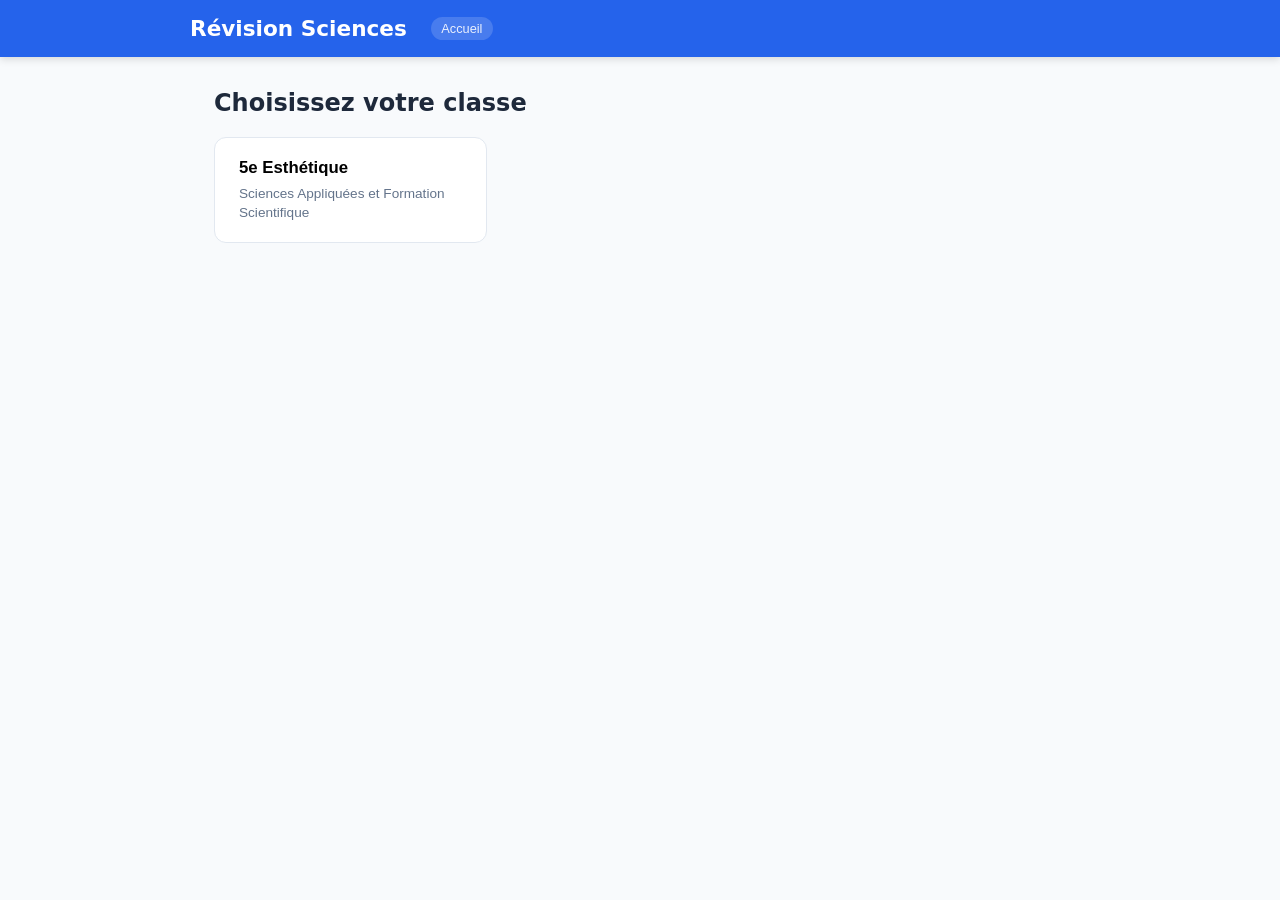
<file: index.html>
<!DOCTYPE html>
<html lang="fr">
<head>
  <meta charset="UTF-8">
  <meta name="viewport" content="width=device-width, initial-scale=1.0">
  <title>Révision Sciences</title>
  <link rel="stylesheet" href="style.css">
</head>
<body>
  <header>
    <div class="header-inner">
      <h1>Révision Sciences</h1>
      <nav id="breadcrumb" aria-label="Navigation"></nav>
    </div>
  </header>

  <main id="app">
    <p class="loading">Chargement…</p>
  </main>

  <script src="app.js"></script>
</body>
</html>
</file>
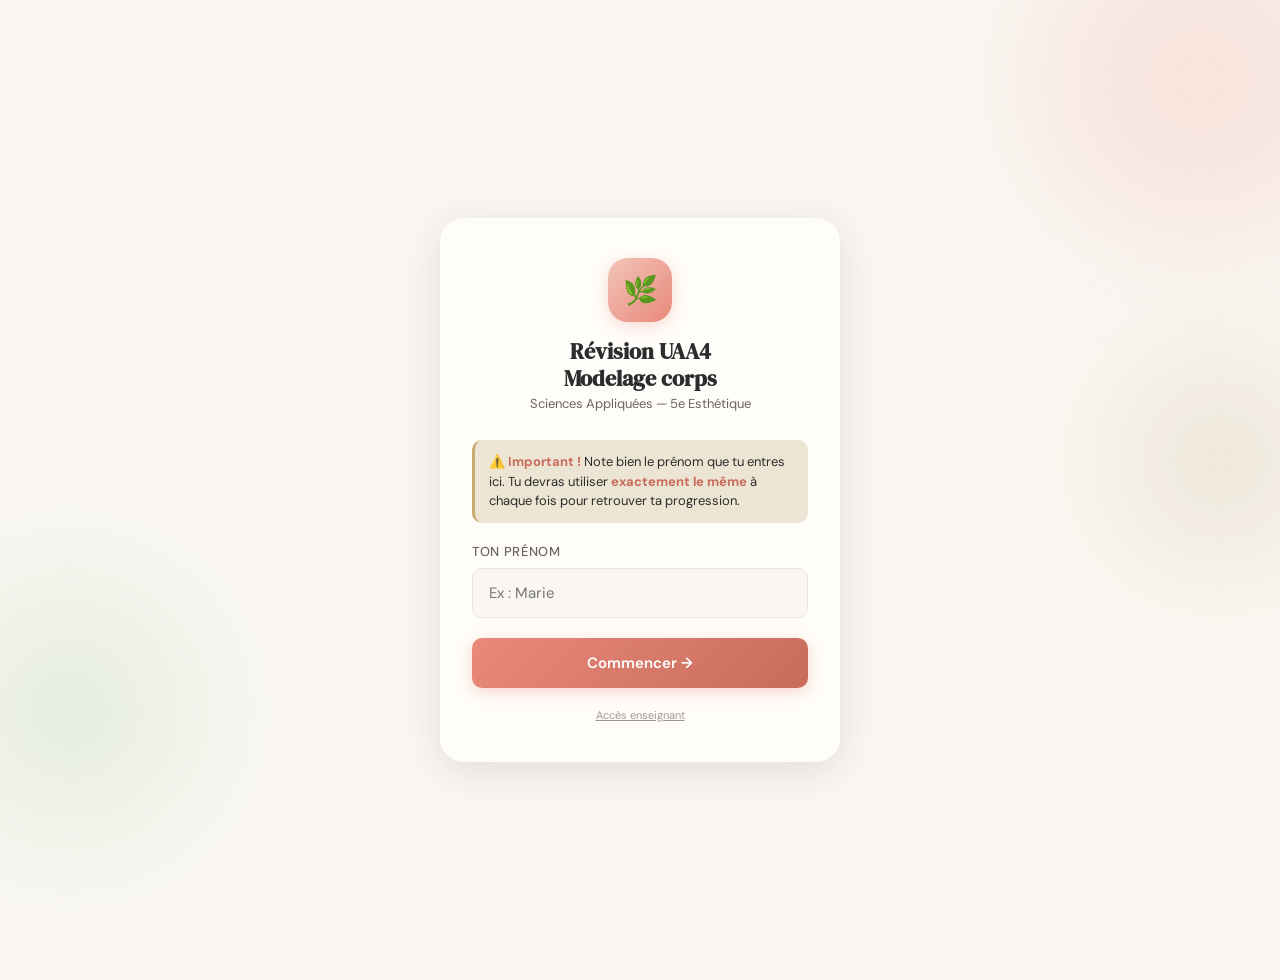
<file: data/classes/5eq/sa/uaa4-modelage/index.html>
<!DOCTYPE html>
<html lang="fr">
<head>
<meta charset="UTF-8">
<meta name="viewport" content="width=device-width, initial-scale=1.0">
<title>Révision UAA4 — Modelage corps</title>
<link href="https://fonts.googleapis.com/css2?family=DM+Serif+Display:ital@0;1&family=DM+Sans:wght@300;400;500;600&display=swap" rel="stylesheet">
<style>
:root {
  --cream: #FAF7F2;
  --warm-white: #FFFDF9;
  --blush: #F2C4B8;
  --rose: #E8897A;
  --rose-deep: #C96B5A;
  --sage: #8FAF8A;
  --sage-light: #C8DEC5;
  --sage-deep: #5A8555;
  --sand: #D4C4A8;
  --sand-light: #EDE5D4;
  --charcoal: #2C2C2C;
  --mid: #6B6560;
  --light: #A09890;
  --gold: #C9A96E;
  --success: #6BAF7A;
  --danger: #E8897A;
  --shadow: 0 4px 24px rgba(44,44,44,0.08);
  --shadow-lg: 0 8px 40px rgba(44,44,44,0.12);
  --radius: 16px;
  --radius-sm: 10px;
}
* { box-sizing: border-box; margin: 0; padding: 0; -webkit-tap-highlight-color: transparent; }
html { font-size: 16px; }
body {
  font-family: 'DM Sans', sans-serif;
  background: var(--cream);
  color: var(--charcoal);
  min-height: 100vh;
  overflow-x: hidden;
}

/* ── SCREENS ── */
.screen { display: none; min-height: 100vh; }
.screen.active { display: flex; flex-direction: column; }

/* ── BACKGROUND DECORATION ── */
.bg-blob {
  position: fixed; pointer-events: none; z-index: 0;
  border-radius: 50%; filter: blur(60px); opacity: 0.35;
}
.blob1 { width: 320px; height: 320px; background: var(--blush); top: -80px; right: -80px; }
.blob2 { width: 260px; height: 260px; background: var(--sage-light); bottom: 60px; left: -60px; }
.blob3 { width: 200px; height: 200px; background: var(--sand); top: 40%; right: -40px; }

/* ── CONTAINER ── */
.container { position: relative; z-index: 1; width: 100%; max-width: 520px; margin: 0 auto; padding: 0 24px; }

/* ── LOGIN SCREEN ── */
#screen-login {
  justify-content: center;
  align-items: center;
  padding: 40px 0;
}
.login-box {
  background: var(--warm-white);
  border-radius: 24px;
  padding: 40px 32px;
  box-shadow: var(--shadow-lg);
  width: 100%;
  max-width: 400px;
  margin: 0 20px;
}
.login-logo {
  text-align: center;
  margin-bottom: 28px;
}
.login-logo .logo-icon {
  width: 64px; height: 64px;
  background: linear-gradient(135deg, var(--blush), var(--rose));
  border-radius: 20px;
  display: inline-flex;
  align-items: center;
  justify-content: center;
  font-size: 28px;
  margin-bottom: 16px;
  box-shadow: 0 4px 16px rgba(232,137,122,0.3);
}
.login-logo h1 {
  font-family: 'DM Serif Display', serif;
  font-size: 22px;
  color: var(--charcoal);
  line-height: 1.2;
}
.login-logo p {
  font-size: 13px;
  color: var(--mid);
  margin-top: 4px;
}
.form-group { margin-bottom: 20px; }
.form-group label {
  display: block;
  font-size: 13px;
  font-weight: 500;
  color: var(--mid);
  margin-bottom: 8px;
  text-transform: uppercase;
  letter-spacing: 0.05em;
}
.form-group input, .form-group select {
  width: 100%;
  padding: 14px 16px;
  border: 1.5px solid var(--sand-light);
  border-radius: var(--radius-sm);
  font-family: 'DM Sans', sans-serif;
  font-size: 15px;
  color: var(--charcoal);
  background: var(--cream);
  transition: border-color .2s;
  -webkit-appearance: none;
}
.form-group input:focus, .form-group select:focus {
  outline: none;
  border-color: var(--rose);
}
.alert-box {
  background: var(--sand-light);
  border-left: 3px solid var(--gold);
  border-radius: var(--radius-sm);
  padding: 12px 14px;
  margin-bottom: 20px;
  font-size: 13px;
  color: var(--charcoal);
  line-height: 1.5;
}
.alert-box strong { color: var(--rose-deep); }
.btn {
  display: block; width: 100%;
  padding: 15px;
  border: none; border-radius: var(--radius-sm);
  font-family: 'DM Sans', sans-serif;
  font-size: 15px; font-weight: 600;
  cursor: pointer;
  transition: all .2s;
  text-align: center;
}
.btn-primary {
  background: linear-gradient(135deg, var(--rose), var(--rose-deep));
  color: white;
  box-shadow: 0 4px 16px rgba(232,137,122,0.35);
}
.btn-primary:hover { transform: translateY(-1px); box-shadow: 0 6px 20px rgba(232,137,122,0.4); }
.btn-primary:active { transform: translateY(0); }
.btn-secondary {
  background: var(--sand-light);
  color: var(--charcoal);
  margin-top: 10px;
}
.btn-sage {
  background: linear-gradient(135deg, var(--sage), var(--sage-deep));
  color: white;
  box-shadow: 0 4px 16px rgba(90,133,85,0.25);
}

/* ── DATE SETUP SCREEN ── */
#screen-date { justify-content: center; align-items: center; padding: 40px 0; }
.date-box {
  background: var(--warm-white);
  border-radius: 24px;
  padding: 36px 28px;
  box-shadow: var(--shadow-lg);
  width: 100%; max-width: 400px; margin: 0 20px;
}
.date-box h2 {
  font-family: 'DM Serif Display', serif;
  font-size: 20px; margin-bottom: 8px;
}
.date-box p { font-size: 14px; color: var(--mid); line-height: 1.6; margin-bottom: 24px; }

/* ── DASHBOARD ── */
#screen-dashboard { padding-bottom: 100px; }
.dash-header {
  padding: 48px 24px 24px;
  position: relative; z-index: 1;
  max-width: 520px;
  margin: 0 auto;
}
.dash-header .greeting {
  font-size: 13px; color: var(--mid); font-weight: 500;
  text-transform: uppercase; letter-spacing: 0.06em;
  margin-bottom: 4px;
}
.dash-header h2 {
  font-family: 'DM Serif Display', serif;
  font-size: 28px; color: var(--charcoal);
  line-height: 1.2;
}
.countdown-badge {
  display: inline-flex; align-items: center; gap: 6px;
  background: var(--rose); color: white;
  padding: 6px 14px; border-radius: 20px;
  font-size: 13px; font-weight: 600;
  margin-top: 12px;
  box-shadow: 0 2px 12px rgba(232,137,122,0.3);
}
.countdown-badge.no-date {
  background: var(--sand); color: var(--mid);
  box-shadow: none;
}
.section-title {
  font-size: 11px; font-weight: 600; color: var(--mid);
  text-transform: uppercase; letter-spacing: 0.08em;
  margin-bottom: 12px;
  padding: 0 24px;
  max-width: 520px;
  margin-left: auto;
  margin-right: auto;
}
.today-card {
  margin: 0 auto 24px;
  width: calc(100% - 48px);
  max-width: 520px;
  background: linear-gradient(135deg, var(--rose) 0%, var(--rose-deep) 100%);
  border-radius: 20px;
  padding: 24px;
  color: white;
  box-shadow: 0 6px 24px rgba(201,107,90,0.35);
  position: relative; overflow: hidden;
}
.today-card::before {
  content: '';
  position: absolute; top: -30px; right: -30px;
  width: 120px; height: 120px;
  background: rgba(255,255,255,0.08);
  border-radius: 50%;
}
.today-card .day-label { font-size: 12px; opacity: 0.8; margin-bottom: 4px; }
.today-card h3 { font-family: 'DM Serif Display', serif; font-size: 22px; margin-bottom: 12px; }
.today-card .packs-list { font-size: 13px; opacity: 0.9; margin-bottom: 16px; line-height: 1.8; }
.progress-bar-wrap { background: rgba(255,255,255,0.2); border-radius: 8px; height: 6px; margin-bottom: 8px; }
.progress-bar-fill { height: 100%; border-radius: 8px; background: white; transition: width .4s ease; }
.today-card .progress-label { font-size: 12px; opacity: 0.8; }
.today-card .no-date-msg { font-size: 14px; opacity: 0.9; line-height: 1.6; }

.btn-today {
  display: block; width: 100%;
  padding: 15px; border: none; border-radius: var(--radius-sm);
  background: white; color: var(--rose-deep);
  font-family: 'DM Sans', sans-serif; font-size: 15px; font-weight: 600;
  cursor: pointer; margin-top: 16px;
  transition: all .2s;
}
.btn-today:hover { background: var(--cream); }

.stats-row {
  display: grid; grid-template-columns: 1fr 1fr;
  gap: 12px;
  margin: 0 auto 24px;
  width: calc(100% - 48px);
  max-width: 520px;
}
.stat-card {
  background: var(--warm-white);
  border-radius: var(--radius);
  padding: 16px;
  box-shadow: var(--shadow);
}
.stat-card .stat-num {
  font-family: 'DM Serif Display', serif;
  font-size: 28px; color: var(--charcoal);
}
.stat-card .stat-lbl { font-size: 12px; color: var(--mid); margin-top: 2px; }

.free-card {
  margin: 0 auto 24px;
  width: calc(100% - 48px);
  max-width: 520px;
  background: var(--warm-white);
  border-radius: 20px; padding: 20px;
  box-shadow: var(--shadow);
}
.free-card h3 {
  font-family: 'DM Serif Display', serif;
  font-size: 18px; margin-bottom: 6px;
}
.free-card p { font-size: 13px; color: var(--mid); margin-bottom: 16px; line-height: 1.5; }
.pack-chips { display: flex; flex-wrap: wrap; gap: 8px; margin-bottom: 16px; }
.pack-chip {
  padding: 8px 16px;
  border-radius: 20px;
  border: 1.5px solid var(--sand-light);
  background: var(--cream);
  font-size: 13px; font-weight: 500; color: var(--mid);
  cursor: pointer; transition: all .15s;
  min-height: 38px;
  display: flex; align-items: center;
}
.pack-chip.selected {
  border-color: var(--sage); background: var(--sage-light);
  color: var(--sage-deep);
}

.planning-card {
  margin: 0 auto 24px;
  width: calc(100% - 48px);
  max-width: 520px;
  background: var(--warm-white);
  border-radius: 20px; padding: 20px;
  box-shadow: var(--shadow);
}
.planning-card h3 {
  font-family: 'DM Serif Display', serif;
  font-size: 18px; margin-bottom: 12px;
}
.planning-day {
  display: flex; align-items: flex-start; gap: 12px;
  padding: 10px 0;
  border-bottom: 1px solid var(--sand-light);
}
.planning-day:last-child { border-bottom: none; }
.planning-day .day-dot {
  width: 28px; height: 28px; border-radius: 50%;
  display: flex; align-items: center; justify-content: center;
  font-size: 11px; font-weight: 600; flex-shrink: 0;
  margin-top: 2px;
}
.planning-day.past .day-dot { background: var(--sage-light); color: var(--sage-deep); }
.planning-day.today .day-dot { background: var(--rose); color: white; }
.planning-day.future .day-dot { background: var(--sand-light); color: var(--mid); }
.planning-day.rest .day-dot { background: var(--sand-light); color: var(--light); }
.planning-day .day-info .day-date { font-size: 12px; color: var(--mid); }
.planning-day .day-info .day-content { font-size: 13px; color: var(--charcoal); font-weight: 500; margin-top: 2px; }
.planning-day.rest .day-info .day-content { color: var(--light); font-style: italic; }

.plan-stats {
  display: flex; flex-wrap: wrap; gap: 8px; margin-top: 5px;
}
.ps-item {
  font-size: 11px; padding: 2px 8px;
  border-radius: var(--border-radius-md);
  background: var(--sand-light); color: var(--mid);
}
.ps-done { background: var(--sage-light); color: var(--sage-deep); }
.ps-left { background: #F5E6E6; }
.ps-total { background: var(--sand-light); }

/* ── BOTTOM NAV ── */
.bottom-nav {
  position: fixed; bottom: 0; left: 0; right: 0;
  background: var(--warm-white);
  border-top: 1px solid var(--sand-light);
  display: flex; z-index: 100;
  padding-bottom: env(safe-area-inset-bottom);
}
.nav-btn {
  flex: 1; display: flex; flex-direction: column; align-items: center;
  padding: 12px 8px;
  border: none; background: none; cursor: pointer;
  color: var(--light); font-family: 'DM Sans', sans-serif;
  font-size: 10px; font-weight: 500; gap: 4px;
  transition: color .15s;
}
.nav-btn.active { color: var(--rose); }
.nav-icon { font-size: 22px; }

/* ── STUDY SCREEN ── */
#screen-study {
  padding-bottom: 40px;
}
#screen-study.active {
  display: flex;
  flex-direction: column;
}
.study-header {
  padding: 36px 20px 16px;
  display: flex; align-items: center; gap: 12px;
}
.back-btn {
  width: 44px; height: 44px; border-radius: 50%;
  border: 1.5px solid var(--sand-light);
  background: var(--warm-white);
  display: flex; align-items: center; justify-content: center;
  cursor: pointer; font-size: 18px; color: var(--mid);
  flex-shrink: 0;
  -webkit-tap-highlight-color: transparent;
}
.study-header h2 {
  font-family: 'DM Serif Display', serif;
  font-size: 20px; flex: 1;
}
.study-progress {
  padding: 0 20px 20px;
}
.study-progress .progress-track {
  background: var(--sand-light); border-radius: 8px; height: 6px;
  margin-bottom: 8px;
}
.study-progress .progress-fill {
  height: 100%; border-radius: 8px;
  background: linear-gradient(90deg, var(--rose), var(--rose-deep));
  transition: width .3s ease;
}
.study-progress .progress-txt {
  font-size: 12px; color: var(--mid);
  display: flex; justify-content: space-between;
}

/* ── CHAPTER BADGE ── */
.chapter-badge {
  display: inline-flex; align-items: center; gap: 8px;
  padding: 8px 20px; border-radius: 24px;
  background: var(--sand-light);
  border: 1px solid var(--sand);
  font-size: 15px; font-weight: 600; color: var(--charcoal);
  letter-spacing: 0.01em;
  box-shadow: 0 2px 8px rgba(44,44,44,0.07);
}
.chapter-badge.priority {
  background: #FDF0E0;
  border-color: #E8A830;
  color: #7A4F00;
  box-shadow: 0 2px 10px rgba(201,144,58,0.18);
}

/* ── CENTERED CARD SCENE ── */
.card-scene-centered {
  width: 100%;
  max-width: 440px;
  perspective: 1000px;
  height: 300px;
  cursor: pointer;
  margin-bottom: 20px;
  touch-action: manipulation;
  user-select: none;
  -webkit-user-select: none;
}
.answer-btns-centered {
  display: grid;
  grid-template-columns: 1fr 1fr;
  gap: 12px;
  width: 100%;
  max-width: 440px;
}
.card-scene {
  margin: 0 20px 24px;
  perspective: 1000px;
  height: 280px;
}
.card-3d {
  width: 100%; height: 100%;
  position: relative;
  transform-style: preserve-3d;
  transition: transform 0.5s cubic-bezier(0.4, 0, 0.2, 1);
  cursor: pointer;
  touch-action: manipulation;
}
.card-3d.flipped { transform: rotateY(180deg); }
.card-face {
  position: absolute; width: 100%; height: 100%;
  border-radius: 20px;
  backface-visibility: hidden;
  -webkit-backface-visibility: hidden;
  display: flex; flex-direction: column;
  justify-content: center; align-items: center;
  padding: 28px;
  box-shadow: var(--shadow-lg);
}
.card-front {
  background: linear-gradient(145deg, var(--warm-white), var(--cream));
  border: 1.5px solid var(--sand-light);
}
.card-back {
  background: linear-gradient(145deg, var(--sage-light), #D8EDD5);
  border: 1.5px solid var(--sage);
  transform: rotateY(180deg);
}
.card-label {
  font-size: 10px; font-weight: 600; letter-spacing: 0.1em;
  text-transform: uppercase; margin-bottom: 16px;
  color: var(--light);
}
.card-back .card-label { color: var(--sage-deep); }
.card-text {
  font-size: 16px; line-height: 1.6;
  text-align: center; color: var(--charcoal);
  font-weight: 500;
}
.card-back .card-text {
  font-size: 14px; font-weight: 400; text-align: left;
  white-space: pre-line;
}
.card-hint {
  position: absolute; bottom: 16px;
  font-size: 11px; color: var(--light);
}
.leitner-badge {
  position: absolute; top: 14px; right: 14px;
  width: 24px; height: 24px; border-radius: 50%;
  display: flex; align-items: center; justify-content: center;
  font-size: 11px; font-weight: 700;
}
.lv1 { background: #F5E6E6; color: #C96B5A; }
.lv2 { background: #FDF0E0; color: #C9903A; }
.lv3 { background: #E8F0E8; color: #5A8555; }
.lv4 { background: #E0EAF5; color: #4A75A8; }
.lv5 { background: #EDE0F5; color: #7A5AA8; }

.answer-btns {
  display: grid; grid-template-columns: 1fr 1fr;
  gap: 12px; padding: 0 20px;
}
.btn-knew {
  padding: 16px; border: none; border-radius: var(--radius-sm);
  background: linear-gradient(135deg, var(--sage), var(--sage-deep));
  color: white; font-family: 'DM Sans', sans-serif;
  font-size: 15px; font-weight: 600; cursor: pointer;
  box-shadow: 0 4px 14px rgba(90,133,85,0.25);
  transition: all .2s;
}
.btn-knew:hover { transform: translateY(-1px); }
.btn-didnt {
  padding: 16px; border: none; border-radius: var(--radius-sm);
  background: linear-gradient(135deg, var(--rose), var(--rose-deep));
  color: white; font-family: 'DM Sans', sans-serif;
  font-size: 15px; font-weight: 600; cursor: pointer;
  box-shadow: 0 4px 14px rgba(232,137,122,0.3);
  transition: all .2s;
}
.btn-didnt:hover { transform: translateY(-1px); }
.answer-hint { text-align: center; font-size: 12px; color: var(--light); margin-top: 12px; padding: 0 20px; }

/* ── SESSION END ── */
.session-end {
  padding: 48px 20px;
  display: flex; flex-direction: column; align-items: center;
  text-align: center;
}
.end-icon {
  width: 80px; height: 80px; border-radius: 50%;
  background: linear-gradient(135deg, var(--sage-light), var(--sage));
  display: flex; align-items: center; justify-content: center;
  font-size: 36px; margin-bottom: 24px;
  box-shadow: 0 4px 20px rgba(90,133,85,0.25);
}
.session-end h2 {
  font-family: 'DM Serif Display', serif;
  font-size: 26px; margin-bottom: 8px;
}
.session-end p { font-size: 15px; color: var(--mid); line-height: 1.6; margin-bottom: 24px; }
.result-chips { display: flex; gap: 12px; margin-bottom: 32px; justify-content: center; }
.result-chip {
  padding: 10px 20px; border-radius: 20px;
  font-size: 14px; font-weight: 600;
}
.chip-green { background: var(--sage-light); color: var(--sage-deep); }
.chip-red { background: #F5E6E6; color: var(--rose-deep); }
.tomorrow-box {
  width: 100%; background: var(--sand-light);
  border-radius: var(--radius); padding: 16px 20px;
  text-align: left; margin-bottom: 24px;
}
.tomorrow-box .tmw-label { font-size: 11px; font-weight: 600; color: var(--mid); text-transform: uppercase; letter-spacing: 0.05em; margin-bottom: 6px; }
.tomorrow-box .tmw-content { font-size: 14px; color: var(--charcoal); line-height: 1.6; }

/* ── PROFILE SCREEN ── */
#screen-profile { padding-bottom: 100px; }
.profile-header { padding: 48px 24px 24px; max-width: 520px; margin: 0 auto; }
.profile-header h2 { font-family: 'DM Serif Display', serif; font-size: 26px; }
.profile-section { margin: 0 auto 20px; width: calc(100% - 48px); max-width: 520px; }
.profile-card {
  background: var(--warm-white); border-radius: var(--radius);
  padding: 20px; box-shadow: var(--shadow);
}
.profile-card h4 { font-size: 13px; font-weight: 600; color: var(--mid); text-transform: uppercase; letter-spacing: 0.05em; margin-bottom: 14px; }
.profile-row { display: flex; justify-content: space-between; align-items: center; padding: 8px 0; border-bottom: 1px solid var(--sand-light); }
.profile-row:last-child { border-bottom: none; }
.profile-row .pr-label { font-size: 13px; color: var(--mid); }
.profile-row .pr-value { font-size: 14px; font-weight: 500; color: var(--charcoal); }
.leitner-bars { display: flex; flex-direction: column; gap: 8px; }
.leitner-row { display: flex; align-items: center; gap: 10px; }
.leitner-row .lv-label { font-size: 12px; width: 50px; color: var(--mid); }
.leitner-row .lv-bar-wrap { flex: 1; background: var(--sand-light); border-radius: 6px; height: 8px; }
.leitner-row .lv-bar { height: 100%; border-radius: 6px; transition: width .4s; }
.leitner-row .lv-count { font-size: 12px; font-weight: 600; width: 24px; text-align: right; }
.lv1-bar { background: #C96B5A; }
.lv2-bar { background: #C9903A; }
.lv3-bar { background: var(--sage); }
.lv4-bar { background: #4A75A8; }
.lv5-bar { background: #7A5AA8; }
.btn-danger { background: #F5E6E6; color: var(--rose-deep); border: none; }
.btn-sm-block { display: block; width: 100%; padding: 12px; border-radius: var(--radius-sm); font-family: 'DM Sans', sans-serif; font-size: 14px; font-weight: 500; cursor: pointer; text-align: center; margin-top: 10px; }

/* ── TOAST ── */
.toast {
  position: fixed; bottom: 90px; left: 50%; transform: translateX(-50%) translateY(20px);
  background: var(--charcoal); color: white;
  padding: 10px 20px; border-radius: 20px;
  font-size: 13px; font-weight: 500;
  opacity: 0; transition: all .3s; pointer-events: none;
  white-space: nowrap; z-index: 999;
}
.toast.show { opacity: 1; transform: translateX(-50%) translateY(0); }

/* ── ANIMATIONS ── */
@keyframes fadeInUp {
  from { opacity: 0; transform: translateY(16px); }
  to { opacity: 1; transform: translateY(0); }
}
.fade-in { animation: fadeInUp .35s ease both; }
@keyframes pop {
  0% { transform: scale(1); }
  50% { transform: scale(1.04); }
  100% { transform: scale(1); }
}
.pop { animation: pop .2s ease; }

/* ── ADMIN LINK ── */
.admin-link {
  text-align: center; margin-top: 20px;
  font-size: 11px; color: var(--light);
}
.admin-link button {
  background: none; border: none; color: var(--light);
  font-size: 11px; cursor: pointer; text-decoration: underline;
  font-family: 'DM Sans', sans-serif;
}

/* ── ADMIN SCREENS ── */
#screen-admin-login { justify-content: center; align-items: center; padding: 40px 0; }
.admin-box {
  background: var(--warm-white);
  border-radius: 24px; padding: 36px 28px;
  box-shadow: var(--shadow-lg);
  width: 100%; max-width: 400px; margin: 0 20px;
}
.admin-badge {
  display: inline-flex; align-items: center; gap: 6px;
  background: var(--charcoal); color: white;
  padding: 5px 12px; border-radius: 20px;
  font-size: 11px; font-weight: 600; letter-spacing: 0.05em;
  margin-bottom: 16px;
}
.admin-box h2 { font-family: 'DM Serif Display', serif; font-size: 22px; margin-bottom: 6px; }
.admin-box p { font-size: 13px; color: var(--mid); margin-bottom: 24px; line-height: 1.5; }

#screen-admin { padding-bottom: 100px; }
.admin-header {
  padding: 48px 20px 20px;
  display: flex; align-items: center; gap: 12px;
  position: relative; z-index: 1;
}
.admin-header h2 { font-family: 'DM Serif Display', serif; font-size: 22px; flex: 1; }
.admin-tabs {
  display: flex; gap: 8px; overflow-x: auto;
  padding: 0 20px 16px; position: relative; z-index: 1;
  scrollbar-width: none;
}
.admin-tabs::-webkit-scrollbar { display: none; }
.admin-tab {
  white-space: nowrap; padding: 7px 14px;
  border-radius: 20px; border: 1.5px solid var(--sand-light);
  background: var(--warm-white); color: var(--mid);
  font-size: 12px; font-weight: 500; cursor: pointer;
  flex-shrink: 0; transition: all .15s;
}
.admin-tab.active {
  background: var(--charcoal); color: white; border-color: var(--charcoal);
}
.admin-card-list { padding: 0 20px; display: flex; flex-direction: column; gap: 10px; }
.admin-card {
  background: var(--warm-white); border-radius: var(--radius);
  border: 1.5px solid var(--sand-light);
  overflow: hidden; box-shadow: var(--shadow);
}
.admin-card.open { border-color: var(--charcoal); }
.admin-card-header {
  display: flex; align-items: flex-start; gap: 10px;
  padding: 12px 14px; cursor: pointer;
}
.admin-card-num {
  font-size: 11px; font-weight: 600; color: var(--light);
  min-width: 24px; padding-top: 2px;
}
.admin-card-preview {
  flex: 1; font-size: 13px; color: var(--charcoal); line-height: 1.5;
}
.admin-chevron { font-size: 16px; color: var(--light); transition: transform .2s; }
.admin-card.open .admin-chevron { transform: rotate(180deg); }
.admin-card-body {
  padding: 0 14px 14px; display: none; flex-direction: column; gap: 10px;
}
.admin-card.open .admin-card-body { display: flex; }
.admin-field-label {
  font-size: 10px; font-weight: 600; color: var(--mid);
  text-transform: uppercase; letter-spacing: 0.06em; margin-bottom: 5px;
}
.admin-textarea {
  width: 100%; padding: 10px 12px;
  border: 1.5px solid var(--sand-light); border-radius: var(--radius-sm);
  font-family: 'DM Sans', sans-serif; font-size: 13px;
  color: var(--charcoal); background: var(--cream);
  resize: vertical; line-height: 1.5;
}
.admin-textarea:focus { outline: none; border-color: var(--charcoal); }
.admin-card-actions {
  display: flex; justify-content: space-between; align-items: center; margin-top: 4px;
}
.btn-del {
  padding: 6px 14px; border-radius: var(--radius-sm);
  border: 1.5px solid var(--rose); background: none;
  color: var(--rose-deep); font-size: 12px; font-weight: 500; cursor: pointer;
}
.btn-del.confirm { background: #F5E6E6; }
.admin-save-bar {
  position: fixed; bottom: 70px; left: 0; right: 0;
  background: var(--charcoal); color: white;
  padding: 12px 24px; display: flex; align-items: center;
  justify-content: space-between; z-index: 200;
  transform: translateY(100px); transition: transform .3s;
}
.admin-save-bar.visible { transform: translateY(0); }
.admin-save-bar span { font-size: 13px; }
.btn-save-admin {
  padding: 8px 20px; border-radius: var(--radius-sm);
  border: none; background: var(--rose); color: white;
  font-family: 'DM Sans', sans-serif; font-size: 13px; font-weight: 600; cursor: pointer;
}
.add-card-admin {
  margin: 14px 20px 0;
  padding: 12px; border-radius: var(--radius-sm);
  border: 1.5px dashed var(--sand); background: none;
  color: var(--mid); font-family: 'DM Sans', sans-serif;
  font-size: 13px; cursor: pointer; width: calc(100% - 40px);
}
.add-card-admin:hover { background: var(--sand-light); }

/* ── RULES SCREEN ── */
#screen-rules { padding-bottom: 100px; }
.rules-header { padding: 48px 24px 24px; max-width: 520px; margin: 0 auto; }
.rules-header h2 { font-family: 'DM Serif Display', serif; font-size: 26px; margin-bottom: 6px; }
.rules-header p { font-size: 14px; color: var(--mid); line-height: 1.6; }
.rules-section { margin: 0 auto 20px; width: calc(100% - 48px); max-width: 520px; }
.rules-card {
  background: var(--warm-white); border-radius: var(--radius);
  padding: 20px; box-shadow: var(--shadow);
}
.rules-card h4 {
  font-size: 13px; font-weight: 600; color: var(--mid);
  text-transform: uppercase; letter-spacing: 0.05em; margin-bottom: 14px;
}
.rule-item {
  display: flex; align-items: flex-start; gap: 12px;
  padding: 12px 0; border-bottom: 1px solid var(--sand-light);
}
.rule-item:last-child { border-bottom: none; padding-bottom: 0; }
.rule-icon {
  width: 36px; height: 36px; border-radius: 10px;
  display: flex; align-items: center; justify-content: center;
  font-size: 18px; flex-shrink: 0;
}
.rule-body .rule-title { font-size: 14px; font-weight: 500; color: var(--charcoal); margin-bottom: 3px; }
.rule-body .rule-desc { font-size: 13px; color: var(--mid); line-height: 1.5; }
.leitner-table { width: 100%; border-collapse: collapse; font-size: 13px; }
.leitner-table th {
  text-align: left; font-size: 11px; font-weight: 600;
  color: var(--mid); text-transform: uppercase; letter-spacing: 0.05em;
  padding: 6px 8px; border-bottom: 1px solid var(--sand-light);
}
.leitner-table td { padding: 8px; border-bottom: 1px solid var(--sand-light); color: var(--charcoal); }
.leitner-table tr:last-child td { border-bottom: none; }
.lv-pill {
  display: inline-flex; align-items: center; justify-content: center;
  width: 24px; height: 24px; border-radius: 50%;
  font-size: 11px; font-weight: 700;
}

/* ── REMINDER BANNER ── */
.reminder-banner {
  margin: 0 auto 20px;
  width: calc(100% - 48px);
  max-width: 520px;
  background: linear-gradient(135deg, #FDF0E0, #FAE5C0);
  border: 1px solid #F0C060;
  border-radius: var(--radius);
  padding: 16px 18px;
  display: flex; align-items: flex-start; gap: 12px;
}
.reminder-banner .rem-icon {
  font-size: 24px; flex-shrink: 0; margin-top: 2px;
}
.reminder-banner .rem-body .rem-title {
  font-size: 14px; font-weight: 500; color: #7A4F00; margin-bottom: 4px;
}
.reminder-banner .rem-body .rem-msg {
  font-size: 13px; color: #9A6800; line-height: 1.5;
}
.reminder-banner .rem-body .rem-btn {
  margin-top: 10px; display: inline-block;
  padding: 7px 16px; border-radius: var(--radius-sm);
  background: #C9903A; color: white;
  font-family: 'DM Sans', sans-serif; font-size: 13px; font-weight: 600;
  border: none; cursor: pointer;
}
/* ══════════════════════════════════════════
   MOBILE OPTIMIZATIONS
   ══════════════════════════════════════════ */

/* Réduire les marges latérales sur petit écran */
@media (max-width: 420px) {
  .container { padding: 0 16px; }
  .today-card,
  .stats-row,
  .free-card,
  .planning-card,
  .reminder-banner { width: calc(100% - 32px); }
  .profile-section { width: calc(100% - 32px); }
  .rules-section { width: calc(100% - 32px); }
  .section-title { padding: 0 16px; }
  .dash-header { padding: 36px 16px 20px; }
  .profile-header { padding: 36px 16px 20px; }
  .rules-header { padding: 36px 16px 20px; }
}

/* Carte flashcard : hauteur adaptative selon la hauteur d'écran */
@media (max-height: 700px) {
  .card-scene-centered { height: 220px; }
  .card-face { padding: 18px; }
  .card-text { font-size: 14px; }
  .card-back .card-text { font-size: 13px; }
  .study-header { padding: 24px 20px 12px; }
  .study-progress { padding: 0 20px 12px; }
  .chapter-badge { font-size: 13px; padding: 6px 14px; }
}

@media (max-height: 600px) {
  .card-scene-centered { height: 180px; }
  .card-face { padding: 14px; }
  .card-text { font-size: 13px; line-height: 1.4; }
  .card-back .card-text { font-size: 12px; }
  .card-label { margin-bottom: 8px; }
}

/* Badge chapitre : taille réduite sur petit écran */
@media (max-width: 380px) {
  .chapter-badge { font-size: 13px; padding: 6px 14px; }
  .card-text { font-size: 14px; }
}

/* Boutons de réponse : plus grands sur mobile pour faciliter le tap */
@media (max-width: 480px) {
  .btn-knew, .btn-didnt {
    padding: 18px 12px;
    font-size: 14px;
    min-height: 56px;
  }
  .answer-btns-centered { gap: 10px; }
}

/* Nav : texte plus petit sur très petit écran */
@media (max-width: 360px) {
  .nav-btn { font-size: 9px; padding: 10px 4px; }
  .nav-icon { font-size: 20px; }
}

/* Écran de connexion : padding réduit */
@media (max-width: 420px) {
  .login-box { padding: 28px 20px; margin: 0 16px; }
  .login-logo h1 { font-size: 19px; }
}

/* Today card : texte adapté */
@media (max-width: 380px) {
  .today-card h3 { font-size: 19px; }
  .today-card .packs-list { font-size: 12px; }
  .btn-today { font-size: 14px; padding: 13px; }
}

/* Pack chips : wrap naturel */
@media (max-width: 380px) {
  .pack-chip { font-size: 12px; padding: 6px 10px; }
}

/* Résultats de session */
@media (max-width: 420px) {
  .session-end { padding: 32px 16px; }
  .result-chips { gap: 8px; }
  .result-chip { padding: 8px 14px; font-size: 13px; }
}

/* Texte header dashboard */
@media (max-width: 380px) {
  .dash-header h2 { font-size: 24px; }
  .stat-num { font-size: 24px !important; }
}

/* Admin tabs scroll visible */
@media (max-width: 480px) {
  .admin-tabs { gap: 6px; padding: 0 16px 14px; }
  .admin-tab { font-size: 11px; padding: 6px 10px; }
}

/* Planning day : compact sur mobile */
@media (max-width: 380px) {
  .planning-day .day-info .day-content { font-size: 12px; }
  .planning-day .day-date { font-size: 11px; }
  .day-dot { width: 24px !important; height: 24px !important; font-size: 10px !important; }
}
</style>
</head>
<body>

<!-- BG -->
<div class="bg-blob blob1"></div>
<div class="bg-blob blob2"></div>
<div class="bg-blob blob3"></div>

<!-- TOAST -->
<div class="toast" id="toast"></div>

<!-- ══════════════════════════════════════════
     SCREEN 1 — LOGIN
══════════════════════════════════════════ -->
<div class="screen active" id="screen-login">
  <div style="display:flex;align-items:center;justify-content:center;min-height:100vh;padding:20px;">
  <div class="login-box fade-in">
    <div class="login-logo">
      <div class="logo-icon">🌿</div>
      <h1>Révision UAA4<br>Modelage corps</h1>
      <p>Sciences Appliquées — 5e Esthétique</p>
    </div>
    <div class="alert-box">
      <strong>⚠️ Important !</strong> Note bien le prénom que tu entres ici. Tu devras utiliser <strong>exactement le même</strong> à chaque fois pour retrouver ta progression.
    </div>
    <div class="form-group">
      <label>Ton prénom</label>
      <input type="text" id="input-name" placeholder="Ex : Marie" autocomplete="given-name" />
    </div>
    <button class="btn btn-primary" onclick="handleLogin()">Commencer →</button>
    <div class="admin-link"><button onclick="showAdminLogin()">Accès enseignant</button></div>
  </div>
  </div>
</div>

<!-- ══════════════════════════════════════════
     SCREEN — ADMIN LOGIN
══════════════════════════════════════════ -->
<div class="screen" id="screen-admin-login">
  <div style="display:flex;align-items:center;justify-content:center;min-height:100vh;padding:20px;">
  <div class="admin-box fade-in">
    <div class="admin-badge">🔒 Espace enseignant</div>
    <h2>Accès administrateur</h2>
    <p>Entre le code enseignant pour accéder à l'éditeur de flashcards.</p>
    <div class="form-group">
      <label>Code enseignant</label>
      <input type="password" id="input-admin-code" placeholder="••••••••" />
    </div>
    <button class="btn btn-primary" onclick="handleAdminLogin()">Accéder →</button>
    <button class="btn btn-secondary" onclick="showScreen('login')" style="margin-top:10px;">← Retour</button>
  </div>
  </div>
</div>

<!-- ══════════════════════════════════════════
     SCREEN — ADMIN EDITOR
══════════════════════════════════════════ -->
<div class="screen" id="screen-admin">
  <div class="admin-header container">
    <button class="back-btn" onclick="exitAdmin()">←</button>
    <h2>Éditeur de flashcards</h2>
    <div class="admin-badge">Admin</div>
  </div>
  <div class="admin-tabs" id="admin-tabs"></div>
  <div class="admin-card-list" id="admin-card-list"></div>
  <button class="add-card-admin" onclick="adminAddCard()">＋ Ajouter une carte</button>

  <!-- Export section -->
  <div style="margin:16px 20px 0;display:flex;flex-direction:column;gap:10px;">
    <div style="font-size:11px;font-weight:600;color:var(--mid);text-transform:uppercase;letter-spacing:0.05em;">Exporter les cartes</div>
    <div style="display:grid;grid-template-columns:1fr 1fr;gap:10px;">
      <button class="btn-sm-block btn-secondary" style="background:var(--sand-light);border:none;" onclick="adminExportCurrent()">📋 Ce paquet</button>
      <button class="btn-sm-block btn-secondary" style="background:var(--sand-light);border:none;" onclick="adminExportAll()">📋 Tout exporter</button>
    </div>
    <div id="admin-export-flash" style="font-size:12px;color:var(--sage-deep);display:none;text-align:center;">✓ Copié dans le presse-papiers !</div>
    <p style="font-size:12px;color:var(--light);line-height:1.5;">Copie le JSON dans le presse-papiers, puis colle-le dans Claude pour mettre à jour le fichier HTML sur GitHub.</p>
  </div>

  <div style="height:140px"></div>

  <div class="admin-save-bar" id="admin-save-bar">
    <span id="admin-save-msg">Modifications non sauvegardées</span>
    <button class="btn-save-admin" onclick="adminSave()">💾 Sauvegarder</button>
  </div>

  <nav class="bottom-nav">
    <button class="nav-btn active"><span class="nav-icon">✏️</span>Éditeur</button>
    <button class="nav-btn" onclick="exitAdmin()"><span class="nav-icon">🚪</span>Quitter</button>
  </nav>
</div>

<!-- ══════════════════════════════════════════
     SCREEN 2 — DATE SETUP
══════════════════════════════════════════ -->
<div class="screen" id="screen-date">
  <div style="display:flex;align-items:center;justify-content:center;min-height:100vh;padding:20px;">
  <div class="date-box fade-in">
    <h2>Bonjour <span id="date-name"></span> 👋</h2>
    <p>Pour créer ton planning personnalisé, j'ai besoin de savoir <strong>quand tu as ton évaluation</strong>.<br>Si tu ne la connais pas encore, pas de problème — tu pourras la rentrer plus tard.</p>
    <div class="form-group">
      <label>Date de ton évaluation</label>
      <input type="date" id="input-date" />
    </div>
    <button class="btn btn-primary" onclick="handleDateSet()">Créer mon planning →</button>
    <button class="btn btn-secondary" onclick="handleDateSkip()">Je ne connais pas encore la date</button>
  </div>
  </div>
</div>

<!-- ══════════════════════════════════════════
     SCREEN 3 — DASHBOARD
══════════════════════════════════════════ -->
<div class="screen" id="screen-dashboard">
  <div class="dash-header container">
    <div class="greeting" id="dash-greeting">Bonjour</div>
    <h2 id="dash-name">—</h2>
    <div class="countdown-badge" id="countdown-badge">
      <span>📅</span><span id="countdown-text">—</span>
    </div>
  </div>

  <div id="reminder-banner"></div>

  <div class="section-title">Révision du jour</div>
  <div class="today-card container" id="today-card">
    <div class="day-label" id="today-day-label">Jour —</div>
    <h3 id="today-title">—</h3>
    <div class="packs-list" id="today-packs-list">—</div>
    <div class="progress-bar-wrap">
      <div class="progress-bar-fill" id="today-progress-bar" style="width:0%"></div>
    </div>
    <div class="progress-label" id="today-progress-label">0 cartes étudiées aujourd'hui</div>
    <button class="btn-today" id="btn-start-today" onclick="startTodaySession()">▶ Commencer la révision du jour</button>
  </div>

  <div class="stats-row container">
    <div class="stat-card">
      <div class="stat-num" id="stat-mastered">0</div>
      <div class="stat-lbl">cartes maîtrisées<br>(niveaux 4-5)</div>
    </div>
    <div class="stat-card">
      <div class="stat-num" id="stat-towork">0</div>
      <div class="stat-lbl">cartes à<br>retravailler</div>
    </div>
  </div>

  <div class="section-title">Révision libre</div>
  <div class="free-card container">
    <h3>Choisir un paquet</h3>
    <p>Révise librement sans affecter ton planning. Choisis un ou plusieurs paquets.</p>
    <div class="pack-chips" id="free-pack-chips"></div>
    <button class="btn btn-sage" onclick="startFreeSession()">▶ Lancer la révision libre</button>
  </div>

  <div class="section-title">Planning complet</div>
  <div class="planning-card container">
    <h3>Les 20 prochains jours</h3>
    <div id="planning-list">—</div>
  </div>

  <div style="height:100px"></div>
  <nav class="bottom-nav">
    <button class="nav-btn active" onclick="showDash()"><span class="nav-icon">🏠</span>Accueil</button>
    <button class="nav-btn" onclick="showRules()"><span class="nav-icon">💡</span>Comment ça marche</button>
    <button class="nav-btn" onclick="showProfile()"><span class="nav-icon">📊</span>Progression</button>
  </nav>
</div>

<!-- ══════════════════════════════════════════
     SCREEN 4 — STUDY
══════════════════════════════════════════ -->
<div class="screen" id="screen-study">
  <div class="study-header container">
    <button class="back-btn" onclick="exitStudy()">←</button>
    <h2 id="study-title">Révision</h2>
  </div>
  <div class="study-progress container">
    <div class="progress-track"><div class="progress-fill" id="study-progress-fill" style="width:0%"></div></div>
    <div class="progress-txt">
      <span id="study-progress-txt">Carte 0 / 0</span>
      <span id="study-mode-badge">—</span>
    </div>
  </div>

  <!-- CHAPTER INDICATOR -->
  <div style="text-align:center;padding:0 24px 16px;">
    <span class="chapter-badge" id="chapter-badge">—</span>
  </div>

  <!-- CARD — centré verticalement -->
  <div style="display:flex;flex-direction:column;align-items:center;justify-content:center;flex:1;padding:0 24px 16px;">
    <div class="card-scene-centered" id="card-scene" onclick="flipCard()">
      <div class="card-3d" id="card-3d">
        <div class="card-face card-front">
          <div class="leitner-badge lv1" id="card-lv-badge">1</div>
          <div class="card-label">Question</div>
          <div class="card-text" id="card-front-text">—</div>
          <div class="card-hint">Appuie pour voir la réponse</div>
        </div>
        <div class="card-face card-back">
          <div class="card-label">Réponse</div>
          <div class="card-text" id="card-back-text">—</div>
        </div>
      </div>
    </div>

    <div class="answer-btns-centered" id="answer-btns" style="display:none;">
      <button class="btn-didnt" onclick="answerCard(false)">✗ Je ne savais pas</button>
      <button class="btn-knew" onclick="answerCard(true)">✓ Je savais !</button>
    </div>
    <div class="answer-hint" id="answer-hint">Appuie sur la carte pour révéler la réponse</div>
  </div>

  <!-- SESSION END -->
  <div class="session-end container fade-in" id="session-end" style="display:none;">
    <div class="end-icon">🎉</div>
    <h2 id="end-title">Bravo !</h2>
    <p id="end-message">—</p>
    <div class="result-chips">
      <div class="result-chip chip-green" id="end-knew">✓ 0 cartes</div>
      <div class="result-chip chip-red" id="end-didnt">✗ 0 cartes</div>
    </div>
    <div class="tomorrow-box" id="tomorrow-box">
      <div class="tmw-label">Au programme demain</div>
      <div class="tmw-content" id="tomorrow-content">—</div>
    </div>
    <button class="btn btn-primary" onclick="exitStudy()" style="width:100%">Retour à l'accueil</button>
  </div>
</div>

<!-- ══════════════════════════════════════════
     SCREEN 5 — PROFILE
══════════════════════════════════════════ -->
<div class="screen" id="screen-profile">
  <div class="profile-header container">
    <h2>Ma progression</h2>
  </div>

  <div class="profile-section">
    <div class="profile-card">
      <h4>Mon compte</h4>
      <div class="profile-row"><span class="pr-label">Prénom</span><span class="pr-value" id="prof-name">—</span></div>
      <div class="profile-row"><span class="pr-label">Date d'évaluation</span><span class="pr-value" id="prof-date">—</span></div>
      <div class="profile-row"><span class="pr-label">Jours restants</span><span class="pr-value" id="prof-days">—</span></div>
      <button class="btn-sm-block btn-secondary" onclick="changeDate()">Modifier la date d'évaluation</button>
    </div>
  </div>

  <div class="profile-section">
    <div class="profile-card">
      <h4>Mes boîtes Leitner</h4>
      <div class="leitner-bars" id="leitner-bars"></div>
    </div>
  </div>

  <div class="profile-section">
    <div class="profile-card">
      <h4>Statistiques</h4>
      <div class="profile-row"><span class="pr-label">Sessions effectuées</span><span class="pr-value" id="prof-sessions">0</span></div>
      <div class="profile-row"><span class="pr-label">Cartes vues au total</span><span class="pr-value" id="prof-cards-seen">0</span></div>
      <div class="profile-row"><span class="pr-label">Taux de réussite</span><span class="pr-value" id="prof-rate">—</span></div>
    </div>
  </div>

  <div class="profile-section">
    <div class="profile-card">
      <h4>Réinitialisation</h4>
      <button class="btn-sm-block btn-danger" onclick="resetProgress()">Recommencer depuis le début</button>
    </div>
  </div>

  <div class="profile-section">
    <div class="profile-card">
      <h4>Déconnexion</h4>
      <p style="font-size:13px;color:var(--mid);margin-bottom:12px;line-height:1.5">Ta progression est sauvegardée. Tu pourras te reconnecter avec ton prénom.</p>
      <button class="btn-sm-block btn-secondary" onclick="handleLogout()">Se déconnecter</button>
    </div>
  </div>

  <div style="height:100px"></div>
  <nav class="bottom-nav">
    <button class="nav-btn" onclick="showDash()"><span class="nav-icon">🏠</span>Accueil</button>
    <button class="nav-btn" onclick="showRules()"><span class="nav-icon">💡</span>Comment ça marche</button>
    <button class="nav-btn active" onclick="showProfile()"><span class="nav-icon">📊</span>Progression</button>
  </nav>
</div>

<!-- ══════════════════════════════════════════
     SCREEN 6 — RULES
══════════════════════════════════════════ -->
<div class="screen" id="screen-rules">
  <div class="rules-header container">
    <h2>Comment ça marche ?</h2>
    <p>Comprendre la logique des révisions pour mieux les utiliser.</p>
  </div>

  <div class="rules-section container">
    <div class="rules-card">
      <h4>La méthode Leitner</h4>
      <div class="rule-item">
        <div class="rule-icon" style="background:#F5E6E6">🃏</div>
        <div class="rule-body">
          <div class="rule-title">Toutes les cartes ne sont pas égales</div>
          <div class="rule-desc">Chaque carte a un niveau (1 à 5). Plus le niveau est élevé, moins la carte revient souvent. C'est normal — ça veut dire que tu la maîtrises bien !</div>
        </div>
      </div>
      <div class="rule-item">
        <div class="rule-icon" style="background:#E8F0E8">✓</div>
        <div class="rule-body">
          <div class="rule-title">Si tu savais la réponse</div>
          <div class="rule-desc">La carte monte d'un niveau. Elle reviendra moins souvent. Tu n'as pas besoin de la revoir aussi vite — ton cerveau l'a bien enregistrée.</div>
        </div>
      </div>
      <div class="rule-item">
        <div class="rule-icon" style="background:#FDF0E0">✗</div>
        <div class="rule-body">
          <div class="rule-title">Si tu ne savais pas la réponse</div>
          <div class="rule-desc">La carte réapparaît une fois à la fin de la session du jour. Si tu la rates encore, elle revient demain au niveau 1. Pas de panique — c'est fait pour ça !</div>
        </div>
      </div>
      <div class="rule-item">
        <div class="rule-icon" style="background:#E0EAF5">📅</div>
        <div class="rule-body">
          <div class="rule-title">Maximum 30 cartes par jour</div>
          <div class="rule-desc">L'application ne te donnera jamais plus de 30 cartes en révision guidée. Si tu en as moins, c'est que tu t'en sors très bien !</div>
        </div>
      </div>
    </div>
  </div>

  <div class="rules-section container">
    <div class="rules-card">
      <h4>Les niveaux et leurs intervalles</h4>
      <table class="leitner-table">
        <tr>
          <th>Niveau</th>
          <th>Signification</th>
          <th>Revient dans</th>
        </tr>
        <tr>
          <td><span class="lv-pill lv1">1</span></td>
          <td>À apprendre</td>
          <td>1 jour</td>
        </tr>
        <tr>
          <td><span class="lv-pill lv2">2</span></td>
          <td>Vu une fois</td>
          <td>2 jours</td>
        </tr>
        <tr>
          <td><span class="lv-pill lv3">3</span></td>
          <td>En cours d'apprentissage</td>
          <td>4 jours</td>
        </tr>
        <tr>
          <td><span class="lv-pill lv4">4</span></td>
          <td>Bien mémorisé</td>
          <td>7 jours</td>
        </tr>
        <tr>
          <td><span class="lv-pill lv5">5</span></td>
          <td>Maîtrisé !</td>
          <td>14 jours</td>
        </tr>
      </table>
    </div>
  </div>

  <div class="rules-section container">
    <div class="rules-card">
      <h4>Révision guidée vs révision libre</h4>
      <div class="rule-item">
        <div class="rule-icon" style="background:#F2C4B8">📅</div>
        <div class="rule-body">
          <div class="rule-title">Révision guidée (planning du jour)</div>
          <div class="rule-desc">L'application choisit les cartes pour toi selon ton planning. Tes réponses modifient les niveaux Leitner. C'est la révision principale — fais-la en premier !</div>
        </div>
      </div>
      <div class="rule-item">
        <div class="rule-icon" style="background:#C8DEC5">🆓</div>
        <div class="rule-body">
          <div class="rule-title">Révision libre</div>
          <div class="rule-desc">Tu choisis le paquet que tu veux revoir. Tes réponses ne modifient pas les niveaux Leitner — c'est juste pour t'entraîner quand tu en as envie.</div>
        </div>
      </div>
    </div>
  </div>

  <div class="rules-section container">
    <div class="rules-card">
      <h4>Conseils pour bien réviser</h4>
      <div class="rule-item">
        <div class="rule-icon" style="background:#EDE5D4">⏰</div>
        <div class="rule-body">
          <div class="rule-title">Révise un peu chaque jour</div>
          <div class="rule-desc">10-15 minutes par jour valent mieux qu'une heure la veille. La répétition espacée ne fonctionne que si tu respectes le rythme !</div>
        </div>
      </div>
      <div class="rule-item">
        <div class="rule-icon" style="background:#EDE5D4">🤔</div>
        <div class="rule-body">
          <div class="rule-title">Réfléchis avant de retourner la carte</div>
          <div class="rule-desc">Essaie toujours de formuler une réponse dans ta tête avant de voir la correction. Même si tu n'es pas sûre — c'est ce qui ancre la mémoire !</div>
        </div>
      </div>
      <div class="rule-item">
        <div class="rule-icon" style="background:#EDE5D4">✅</div>
        <div class="rule-body">
          <div class="rule-title">Sois honnête avec toi-même</div>
          <div class="rule-desc">Ne clique sur "Je savais" que si tu avais vraiment la bonne réponse. Tricher ne trompe que toi — et c'est ton évaluation qui en dépend !</div>
        </div>
      </div>
    </div>
  </div>

  <div style="height:100px"></div>
  <nav class="bottom-nav">
    <button class="nav-btn" onclick="showDash()"><span class="nav-icon">🏠</span>Accueil</button>
    <button class="nav-btn active"><span class="nav-icon">💡</span>Comment ça marche</button>
    <button class="nav-btn" onclick="showProfile()"><span class="nav-icon">📊</span>Progression</button>
  </nav>
</div>

<script>
// ════════════════════════════════════════
// DATA — FLASHCARDS
// ════════════════════════════════════════
const PACKS = [
  {id:"peau", title:"La peau", short:"Peau", startLevel:1, cards:[
    {id:"peau-01",front:"Quelles sont les 2 grandes caractéristiques de l'épiderme ?",back:"1. Aucun vaisseau sanguin ni aucun vaisseau lymphatique\n2. Cellules très serrées (\"mur de briques\")"},
    {id:"peau-02",front:"4 sous-couches de l'épiderme + nombre de couches de cellules",back:"→ couche basale (1 couche)\n→ couche épineuse (5-10 couches)\n→ couche granuleuse (2-3 couches)\n→ couche cornée (5-300 couches)"},
    {id:"peau-03",front:"Kératinocytes : localisation + rôles",back:"→ cellules les plus nombreuses de l'épiderme\n→ toutes les couches de l'épiderme\n→ produisent : kératine (rigidité) + vitamine D"},
    {id:"peau-04",front:"Mélanocytes : localisation + rôles",back:"→ couche basale\n→ produisent de la mélanine : protection UV + pigmentation"},
    {id:"peau-05",front:"Cellules de Langerhans : localisation + rôles",back:"→ couche épineuse (mais mobile)\n→ rôle immunitaire"},
    {id:"peau-06",front:"Cellules de Merkel : localisation + rôles",back:"→ couche basale\n→ rôle sensoriel (toucher)"},
    {id:"peau-07",front:"Contre quelles agressions l'épiderme nous protège-t-il ?",back:"→ mécaniques (chocs, griffures,...)\n→ chimiques (produits irritants)\n→ biologiques (bactéries/virus)\n→ UV\n→ déshydratation"}
  ]},
  {id:"renouvellement", title:"Renouvellement cellulaire", short:"Renouvellement", startLevel:1, cards:[
    {id:"renouv-01",front:"Pourquoi le renouvellement cellulaire de l'épiderme est-il nécessaire ?",back:"Épiderme = bouclier\n→ renouvellement cellulaire = toujours un bouclier \"neuf\" et efficace"},
    {id:"renouv-02",front:"Durée d'un renouvellement cellulaire complet",back:"28-30 jours (moyenne)"},
    {id:"renouv-03",front:"Les 2 structures qui assurent la cohésion des cornéocytes",back:"1. Le ciment lipidique : lipides qui collent les cornéocytes (= \"ciment\")\n2. Les cornéodesmosomes : protéines qui lient les cornéodesmosomes (=\"boutons pression\")"},
    {id:"renouv-04",front:"Quelles sont les conditions nécessaires à la desquamation ?",back:"→ détruire le ciment lipidique\n→ détruire les cornéodesmosomes"},
    {id:"renouv-05",front:"Mode d'action général des exfoliants",back:"Aider l'élimination des cornéocytes superficiels :\n→ détruire le ciment lipidique et/ou les cornéodesmosomes"},
    {id:"renouv-06",front:"Effet bénéfique d'une exfoliation sur le renouvellement cellulaire de l'épiderme",back:"Il s'accélère : enlever des cornéocytes → signal à la couche basale → créer plus vite de nouvelles cellules"},
    {id:"renouv-07",front:"Exfoliants mécaniques à particules",back:"Agissent par frottements :\n→ les particules abrasives : détruisent ciment lipidique + cornéodesmosomes"},
    {id:"renouv-08",front:"Exfoliants mécaniques à gommes",back:"Agissent par frottements :\n→ gommes qui \"collent\" aux cornéocytes : détruisent ciment lipidique + cornéodesmosomes en les retirant"},
    {id:"renouv-09",front:"Exfoliants chimiques acides",back:"Aucun frottement (laisser poser) :\n→ molécules acides : détruisent ciment lipidique + cornéodesmosomes"},
    {id:"renouv-10",front:"Exfoliants enzymatiques",back:"Aucun frottement (laisser poser) :\n→ protéines (de fruits ou de bactéries) : détruisent cornéodesmosomes\n→ exfoliation très douce"}
  ]},
  {id:"hydratation", title:"Hydratation cutanée", short:"Hydratation", startLevel:1, cards:[
    {id:"hydra-01",front:"Perte insensible en eau (PIE) : définition + trajet",back:"PIE = perte insensible en eau = eau qui s'évapore depuis la peau en permanence sans qu'on le sente\nTrajet : derme → épiderme (toutes les couches) → surface cutanée (puis s'évapore)"},
    {id:"hydra-02",front:"Pourquoi la PIE est-elle importante pour l'épiderme ?",back:"L'épiderme n'a pas de vaisseaux sanguins → PIE = seule façon de l'hydrater"},
    {id:"hydra-03",front:"Maintien de l'hydratation de l'épiderme : sueur eccrine",back:"Contient des molécules hygroscopiques → captent et retiennent l'eau à la surface de la peau"},
    {id:"hydra-04",front:"Peau sèche",back:"= peau alipidique = peau qui manque de lipides :\n→ manque de ciment lipidique dans la couche cornée\n→ manque de sébum en surface de la peau"},
    {id:"hydra-05",front:"Produit \"hydratant\"",back:"Produit riche en PA hydrophiles : humectants"},
    {id:"hydra-06",front:"Produit « nourrissant/riche »",back:"Produit riche en PA hydrophobes : émollients + occlusifs"},
    {id:"hydra-07",front:"Principes actifs humectants",back:"= molécules hygroscopiques → captent et retiennent l'eau dans l'épiderme"},
    {id:"hydra-08",front:"Différence entre l'acide hyaluronique à haut et à bas poids moléculaire",back:"→ acide hyaluronique à haut PM = grosses molécules → action en surface\n→ acide hyaluronique à bas PM = petites molécules → action plus en profondeur dans l'épiderme"},
    {id:"hydra-09",front:"Principes actifs émollients",back:"= petits lipides → bouchent les trous où il manque de ciment lipidique"},
    {id:"hydra-10",front:"Principes actifs occlusifs",back:"= grosses molécules grasses → film gras qui bloque l'évaporation de l'eau à la surface de la peau"},
    {id:"hydra-11",front:"Émollients VS occlusifs",back:"Occlusifs : très efficaces pour garder dans l'épiderme... MAIS... toucher gras\nÉmollients : toucher peu gras... MAIS... moins efficaces pour garder l'eau dans l'épiderme"},
    {id:"card-1779541202014",front:"Maintien de l'hydratation de l'épiderme : sébum",back:"Contient des gros lipides → bloquent l'évaporation de l'eau à la surface de la peau"},
    {id:"card-1779541246520",front:"Maintien de l'hydratation de l'épiderme : ciment lipidique",back:"Lipides → ENTRE les cornéocytes → ralentissent la migration de l'eau dans la couche cornée"},
    {id:"card-1779541335205",front:"Maintien de l'hydratation de l'épiderme : NMF",back:"Molécules hygroscopiques → captent et retiennent l'eau DANS les cornéocytes"}
  ]},
  {id:"cosmetologie", title:"Formes cosmétologiques", short:"Formes cosméto", startLevel:1, cards:[
    {id:"cosm-01",front:"Caractéristiques d'une lotion",back:"Excipient : eau\nPA : hydrophiles\nTexture : très liquide\nAspect : transparent"},
    {id:"cosm-02",front:"Caractéristiques d'une huile",back:"Excipient : solvants gras\nPA : hydrophobes\nTexture : légèrement visqueuse\nAspect : transparent"},
    {id:"cosm-03",front:"Caractéristiques d'un sérum",back:"Excipient : eau + gélifiants\nPA : hydrophiles (BEAUCOUP)\nTexture : assez visqueuse\nAspect : transparent"},
    {id:"cosm-04",front:"Crème VS lait VS fluide",back:"3 formes d'émulsions H/E :\nExcipients : eau + solvants gras + tensioactifs émulsionnants\nPA : hydrophiles + hydrophobes\nAspect : opaque\n\nCrème → beaucoup de solvants gras\nLait → moins de solvants gras\nFluide → très peu de solvants gras"},
    {id:"card-1779542748359",front:"Définition : sérum",back:"Lotion légèrement gélifiée et concentrées en principes actifs"}
  ]},
  {id:"cellulite", title:"La cellulite", short:"Cellulite", startLevel:1, cards:[
    {id:"cell-01",front:"Adipocytes",back:"Cellule sphérique de l'hypoderme → stockage des graisses dans vacuole lipidique (occupe 90% de la cellule)"},
    {id:"cell-02",front:"Hypoderme : composition et structure",back:"→ cellules = adipocytes + leucocytes + fibroblastes\n→ vaisseaux lymphatiques + sanguins\n→ cloisons de collagène qui séparent les lobules graisseux"},
    {id:"cell-03",front:"Hypoderme : 6 rôles",back:"→ stockage énergétique\n→ amortisseur\n→ immunitaire\n→ thermorégulation\n→ esthétique (silhouette)\n→ sécrétoire (hormones)"},
    {id:"cell-04",front:"Lipolyse",back:"déstockage des lipides des adipocytes → glycérol +acides gras dans le sang"},
    {id:"cell-05",front:"Répartition de la graisse : hommes VS femmes",back:"Femme : répartition gynoïde → sous la ceinture (hanches, fesses, cuisses)\nHomme : répartition androïde → au-dessus de la ceinture (abdomen)"},
    {id:"cell-06",front:"Quels sont les 2 processus de développement des adipocytes ?",back:"Hypertrophie : les adipocytes grossissent (se remplissent de lipides)\nHyperplasie : le nombre d'adipocytes augmente (nouveaux adipocytes recrutés)"},
    {id:"cell-07",front:"Cellulite : définition générale",back:"Cellulite = inesthétisme : déformation de l'hypoderme → creux et bosses à la surface de la peau (capitons) visibles"},
    {id:"cell-08",front:"Pourquoi les femmes sont-elles plus sujettes à la cellulite que les hommes ?",back:"Chez la femme : cloisons de collagène verticales → les adipocytes déforment l'hypoderme verticalement → capitons visibles\nChez l'homme : cloisons de collagène obliques → déformation uniforme → peu/pas de capitons"},
    {id:"cell-09",front:"Cellulite adipeuse : définition + cause",back:"Liée à une surcharge graisseuse dans l'hypoderme\nCauses : lipogenèse favorisée → hypertrophie et hyperplasie des adipocytes"},
    {id:"cell-10",front:"Cellulite aqueuse : définition + cause",back:"Liée à une stase de liquide interstitiel (= rétention d'eau) :\nCauses :\n → mauvaise circulation de retour veineux et lymphatique (sang veineux et lymphe stagnent)\n → liquide interstitiel ne peut plus aller dans capillaires sanguins et lymphatiques → œdème"},
    {id:"cell-11",front:"Comment une cellulite adipeuse peut-elle mener à une cellulite aqueuse ?",back:"Hypertrophie et hyperplasie des adipocytes → compression des capillaires sanguins et lymphatiques → blocage du retour veineux et lymphatique → stase du liquide interstitiel → cellulite aqueuse"},
    {id:"cell-12",front:"Cellulite fibreuse : définition + cause",back:"Cellulite installée depuis longtemps\nCause : accumulation de fibres de collagène rigides autour des lobules graisseux → adipocytes emprisonnés"},
    {id:"cell-13",front:"Cellulite mixte",back:"Plusieurs types de cellulite présents simultanément"},
    {id:"cell-14",front:"Principes actifs lipolytiques",back:"Ils stimulent la lipolyse (déstockage) → réduction du volume des adipocytes → capitons moins visibles"},
    {id:"card-1779616872376",front:"Lipogenèse",back:"Stockage des nutriments depuis le sang→ lipides (=triglycérides) dans les adipocytes"},
    {id:"card-1779616951659",front:"Équilibre lipolyse <-> lipogenèse",back:"Dépend des besoins énergétiques du corps :\n- si gros besoin d'énergie → lipolyse favorisée\n- si gros apport de nutriments → lipogenèse favorisée"},
    {id:"card-1779620070921",front:"Pourquoi la \"cellulite\" ne peut pas être réduite à une \"surcharge graisseuse\" ?",back:"1. On peut avoir de la cellulite sans surcharge graisseuse (cellulite aqueuse ou fibreuse)\n2. On peut avoir une surcharge graisseuse sans cellulite (ex : chez certains hommes)"},
    {id:"card-1779620478112",front:"Cellulite adipeuse : conséquences",back:" → capitons superficiels\n → adipocytes se chargent en graisses saturées\n → compression des capillaires sanguins et lymphatiques\n → inflammations (déchets mal drainés)"},
    {id:"card-1779620591655",front:"Cellulite aqueuse : conséquences",back:" → capitons superficiels\n → inflammations (déchets mal drainés)\n → varices"},
    {id:"card-1779620952540",front:"Cellulite fibreuse : conséquence",back:" → capitons superficiels\n → amas graisseux emprisonnés par les fibres de collagènes → déstockage des graisses difficile\n → hypoderme rigide\n → nocirécepteurs comprimés → douleur"}
  ]},
  {id:"sanguin", title:"Système sanguin", short:"Sanguin", startLevel:1, cards:[
    {id:"sang-01",front:"Les grands rôles du système sanguin",back:"Nutrition → transport O2 + nutriments\nÉlimination des déchets → transport déchets de la respiration cellulaire\nHormonal → transport hormones\nThermorégulation → transport chaleur assimilée ou évacuée\nCicatrisation → transport plaquettes + molécules de l'inflammation et de la coagulation\nImmunitaire → transport leucocytes + molécules de l'inflammation"},
    {id:"sang-02",front:"Artères",back:"→ gros vaisseaux\n→ paroi épaisse et élastique\n→ transport RAPIDE du sang oxygéné cœur→ organes"},
    {id:"sang-03",front:"Artérioles",back:"→ vaisseaux moyens\n→ paroi épaisse et élastique\n→ répartissent le sang dans les organes par vasoconstriction et vasodilatation"},
    {id:"sang-04",front:"Capillaires sanguins",back:"→ petits vaisseaux\n→ paroi très fine (1 couche de cellules)\n→ échanges O2, nutriments, déchets,... avec les cellules"},
    {id:"sang-05",front:"Veines",back:"→ gros vaisseaux\n→ paroi fine et pas très élastique\n→ récupèrent le sang désoxygéné des veinules → cœur"},
    {id:"sang-06",front:"Veinules",back:"→ vaisseaux moyens\n→ paroi fine et pas très élastique\n→ récupèrent le sang désoxygéné des capillaires sanguins veineux"},
    {id:"sang-07",front:"Hyperémie : principe",back:"Vasodilatation des artérioles → afflux de sang artériel dans capillaires sanguins → dilatés"},
    {id:"sang-08",front:"Congestion : principe",back:"Veines et veinules dilatées → stase sanguine =  retour du sang désoxygéné ralentit → capillaires sanguins dilatés"},
    {id:"sang-09",front:"5 grands signes de l'inflammation",back:"→ rougeur\n→ chaleur\n→ œdème\n→ douleur\n→ difficile de bouger la zone (si étendu)"},
    {id:"sang-10",front:"2 principaux problèmes du retour du sang veineux venant des jambes",back:"1. Gravité : le sang doit remonter contre la gravité\n2. Pression faible dans les veines (pas de pompe comme le cœur)"},
    {id:"sang-11",front:"5 systèmes naturels du corps qui facilitent le retour veineux",back:"1. Valvules veineuses = \"clapets\" anti-reflux → évite au sang d'aller dans le mauvais sens quand les veines sont comprimées\n2. Contractions musculaires (effet de pompe sur les veines voisines)\n3. Respiration/diaphragme (effet de pompe sur la veine cave inférieure)\n4. Pulsations artérielles (effet de pompe sur les veines voisines)\n5. Semelle veineuse plantaire de Lejars (effet de pompe sur les veines de la plante du pied lors de la marche)"},
    {id:"sang-12",front:"Insuffisance veineuse : cause",back:"Valvules ne fonctionnent plus bien (plus étanches) → reflux du sang"},
    {id:"sang-13",front:"Pourquoi les déformations des veines sont-elles plus problématiques que celles des artères ?",back:"Veines : paroi fine et peu élastique → se dilatent facilement et de façon permanente\nArtères : paroi épaisse et élastique → reprennent leur forme après déformation"},
    {id:"sang-14",front:"Principes actifs vasoconstricteurs",back:"Vasoconstriction des artérioles → - de sang dans capillaires sanguins → rougeurs diminuent"},
    {id:"card-1779552495806",front:"Hyperémie : signes",back:"→ peau rouge\n→ peau chaude"},
    {id:"card-1779552532664",front:"Congestion : signes",back:"La peau est :\n→ bleue/violacée\n→ froide\n→ parfois gonflée"},
    {id:"card-1779553003364",front:"Effet des manœuvres sur la circulation sanguine artérielle\n",back:"Quasi rien :\n→ vaisseaux sanguins artériels en profondeur >< manœuvres superficielles\n→ cœur suffisant pour propulser le sang cœur →  organes\n"},
    {id:"card-1779553234761",front:"Terminaisons nerveuses de la peau",back:"1. mécanorécepteurs → déformations de la peau\n2. thermorécepteurs → changements de T°\n3. nocirécepteurs → douleur\n"},
    {id:"card-1779572346967",front:"Insuffisance veineuse : conséquences",back:"1. sang remonte + difficilement\n2. sang veineux s'accumule dans les veines\n3. veines dilatées\n4. valvules s'écartent\n5. sang remonte + difficilement\n6. => étape 1 ... etc"},
    {id:"card-1779572515216",front:"Principes actifs décongestionnants",back:"Décongestionnants = veinotoniques :\n→ tonifient paroi des veines\n→ valvules veineuses se rapprochent\n→ retour du sang veineux + facile"},
    {id:"card-1779572602877",front:"Principes actifs anti-inflammatoires",back:"Calment signes de l'inflammation :\n→ effet vasoconstricteur direct (diminuent hyperémie)\nET/OU\n→ bloquent histamine"},
    {id:"card-1779572715868",front:"3 veines variqueuses de la jambe",back:"1. veine petite saphène →  derrière le mollet\n2. veine grande saphène →  face interne de la cuisse\n3. veine poplitée →  creux derrière le genou"}
  ]},
  {id:"lymphatique", title:"Système lymphatique", short:"Lymphatique", startLevel:1, cards:[
    {id:"lymph-01",front:"Liquide interstitiel",back:"→ transparent/jaunâtre\n→ dérive du plasma sanguin (traverse la paroi des capillaires sanguins)\n→ circule dans les espaces entre les cellules d'un tissu"},
    {id:"lymph-02",front:"Principaux composants du liquide interstitiel",back:"→ eau\n→ nutriments (peu)\n→ leucocytes\n→ quelques déchets cellulaires"},
    {id:"lymph-03",front:"Pourquoi la canalisation de la lymphe est-elle nécessaire ?",back:"10% de liquide interstitiel en excès → repris par vaisseaux lymphatiques\nSi 10% de liquide interstitiel en excès pas repris → stase dans les tissus → œdème"},
    {id:"lymph-04",front:"Types de vaisseaux lymphatiques + caractéristiques",back:"→ capillaires lymphatiques : vaisseaux très fins → récup. liquide interstitiel en excès dans les tissus\n→ vaisseaux collecteurs : vaisseaux moyens → récup. lymphe venant des capillaires lymphatiques\n→ conduits lymphatiques : gros vaisseaux → récup. lymphe venant des vaisseaux lymphatiques collecteurs"},
    {id:"lymph-05",front:"Où la lymphe finit-elle son trajet et pourquoi ?",back:"Le liquide interstitiel vient du plasma sanguin → lymphe RETOURNE dans le sang via 2 veines sous-clavières (droite + gauche)"},
    {id:"lymph-06",front:"4 rôles des ganglions lymphatiques",back:"1. points relais pour le drainage de la lymphe\n2. filtrent la lymphe = détectent agents pathogènes\n3. activent les lymphocytes si infection\n4. font passer les lymphocytes dans le sang pour combattre l'infection"},
    {id:"lymph-07",front:"4 grands rôles du système lymphatique",back:"1. Immunitaire → transporte + active les lymphocytes\n2. Drainant → récupère 10% de liquide interstitiel en excès\n3. Récupération d'UNE PARTIE déchets des tissus\n4. Nutrition → transporte des lipides depuis les intestins"},
    {id:"lymph-08",front:"2 principaux problèmes du retour lymphatique",back:"1. pas de pompe pour propulser la lymphe\n2. gravité s'oppose au retour de la lymphe (bas du corps)"},
    {id:"lymph-09",front:"5 systèmes naturels du corps qui facilitent le retour lymphatique",back:"1. Valvules lymphatiques : \"clapets\" anti-reflux → évite à la lymphe d'aller dans le mauvais sens quand les vaisseaux lymphatiques sont comprimés\n2. Contractions musculaires (effet de pompe sur les vaisseaux lymphatiques voisins)\n3. Respiration/diaphragme (effet de pompe sur le conduit thoracique)\n4. Pulsations artérielles (effet de pompe sur les vaisseaux lymphatiques voisins)\n5. Semelle du pied (effet de pompe sur les vaisseaux lymphatiques de la plante du pied)"},
    {id:"lymph-11",front:"Quelles zones du corps sont drainées par le conduit thoracique et le conduit lymphatique droit ?",back:"Conduit thoracique → tout le corps SAUF la partie supérieure droite\nConduit lymphatique droit → partie supérieure droite du corps"},
    {id:"lymph-12",front:"Où débouchent les 2 conduits lymphatiques ?",back:"Conduit thoracique → veine sous-clavière gauche\nConduit lymphatique droit → veine sous-clavière droite"},
    {id:"lymph-13",front:"Principes actifs favorisant le retour veineux et lymphatique",back:"Resserrent les vaisseaux lymphatiques et sanguins → valvules sanguines et lymphatiques se rapprochent et fonctionnent mieux"},
    {id:"card-1779614655550",front:"Lymphe",back:"10% de liquide interstitiel \"en excès\" → pas repris par les capillaires sanguins veineux\n→ récupérés par les capillaires lymphatiques"},
    {id:"card-1779616301446",front:"Principaux ganglions lymphatiques du corps",back:"Ganglions lymphatiques cervicaux → cou\nGanglions lymphatiques axillaires → sous les aisselles\nGanglions lymphatiques cubitaux → creux du coude\nGanglions lymphatiques inguinaux → aine\nGanglions lymphatiques poplités → creux poplité (arrière du genou)\nGanglions lymphatiques du dos → au niveau des omoplates"},
    {id:"card-1779616452599",front:"Où est située la citerne du chyle ?",back:"Juste sous le conduit thoracique (+/- au niveau du nombril)"}
  ]}
];

// Leitner intervalssssss (days)
const LEITNER_INTERVALS = [0, 1, 2, 4, 7, 14];

// ════════════════════════════════════════
// STATE
// ════════════════════════════════════════
let state = null;
let currentSession = null;
let selectedFreePacks = [];

function getStorageKey(name) { return 'uaa4_' + name.trim().toLowerCase().replace(/\s+/g, '_'); }

function loadState(name) {
  try {
    const key = getStorageKey(name);
    const raw = localStorage.getItem(key);
    if (!raw) return null;
    const parsed = JSON.parse(raw);
    // Vérification minimale que c'est bien un état valide
    if (!parsed || !parsed.name || !parsed.cardStates) return null;
    return parsed;
  } catch(e) {
    console.warn('loadState error:', e);
    return null;
  }
}

function saveState() {
  if (!state) return;
  try {
    const key = getStorageKey(state.name);
    localStorage.setItem(key, JSON.stringify(state));
    localStorage.setItem('uaa4_last_user', state.name);
    localStorage.setItem('uaa4_last_seen', Date.now().toString());
  } catch(e) {
    console.warn('saveState error:', e);
  }
}

function initState(name) {
  const cardStates = {};
  PACKS.forEach(pack => {
    pack.cards.forEach(card => {
      cardStates[card.id] = {
        level: pack.startLevel,
        nextReview: 0
      };
    });
  });
  return {
    name,
    evalDate: null,
    startDate: Date.now(),
    cardStates,
    todayProgress: { date: '', seen: 0, sessionTotal: 0, completedIds: [], sessionCardIds: [] },
    stats: { sessions: 0, cardsSeen: 0, knew: 0, didnt: 0 }
  };
}

// Retourne la liste fixe des cartes du jour (générée une seule fois par jour)
function getTodaySessionCards(packIds, dayIndex) {
  const todayKey = new Date().toISOString().split('T')[0];

  // Initialiser todayProgress si nouveau jour
  if (state.todayProgress.date !== todayKey) {
    state.todayProgress = { date: todayKey, seen: 0, sessionTotal: 0, completedIds: [], sessionCardIds: [] };
  }

  const completedIds = state.todayProgress.completedIds || [];

  // Si la liste du jour est déjà fixée, on la reconstitue depuis les IDs stockés
  // en excluant les cartes déjà complétées
  if (state.todayProgress.sessionCardIds && state.todayProgress.sessionCardIds.length > 0) {
    const remainingIds = state.todayProgress.sessionCardIds.filter(id => !completedIds.includes(id));
    const cards = [];
    remainingIds.forEach(id => {
      for (const packId of packIds) {
        const pack = PACKS.find(p => p.id === packId);
        if (!pack) continue;
        const card = pack.cards.find(c => c.id === id);
        if (card) {
          const cs = state.cardStates[card.id];
          cards.push({ ...card, packId, level: cs ? cs.level : 1 });
          break;
        }
      }
    });
    return cards;
  }

  // Première fois aujourd'hui : générer la liste et la fixer
  const cards = getCardsForToday(packIds, dayIndex);
  state.todayProgress.sessionCardIds = cards.map(c => c.id);
  state.todayProgress.sessionTotal = cards.length;
  saveState();
  return cards;
}

// ════════════════════════════════════════
// PLANNING
// ════════════════════════════════════════
// Pack introduction schedule (by day index 0-based, no Sundays)
// Day 0-1: peau+renouvellement+hydratation+cosmetologie
// Day 2-3: + cellulite
// Day 4+: + sanguin + lymphatique
// Final days: all packs consolidation

function getActivePacks(dayIndex) {
  const early = ['peau','renouvellement','hydratation','cosmetologie'];
  const mid = ['cellulite'];
  const late = ['sanguin','lymphatique'];
  if (dayIndex < 0) return [];
  if (dayIndex <= 1) return early;
  if (dayIndex <= 3) return [...early, ...mid];
  return [...early, ...mid, ...late];
}

function getDayDescription(dayIndex, totalDays) {
  const packs = getActivePacks(dayIndex);
  if (dayIndex >= totalDays - 1) return '🌟 Dernier tour — toutes les cartes difficiles';
  if (dayIndex >= totalDays - 3) return '🔄 Révision finale — tous les paquets';
  const names = packs.map(id => PACKS.find(p=>p.id===id)?.short || id);
  return names.join(' · ');
}

function getWorkingDays(startDate, evalDate) {
  // Returns array of Date objects (no Sundays) between start and day before eval
  const days = [];
  const end = new Date(evalDate);
  end.setDate(end.getDate() - 1); // day before eval = last study day
  let d = new Date(startDate);
  d.setHours(0,0,0,0);
  while (d <= end) {
    if (d.getDay() !== 0) days.push(new Date(d)); // skip Sundays
    d.setDate(d.getDate() + 1);
  }
  return days;
}

function getTodayDayIndex() {
  if (!state || !state.evalDate) return null;
  const today = new Date(); today.setHours(0,0,0,0);
  const start = new Date(state.startDate); start.setHours(0,0,0,0);
  const days = getWorkingDays(start, state.evalDate);
  return days.findIndex(d => d.getTime() === today.getTime());
}

function getDaysUntilEval() {
  if (!state || !state.evalDate) return null;
  const today = new Date(); today.setHours(0,0,0,0);
  const eval_ = new Date(state.evalDate); eval_.setHours(0,0,0,0);
  const diff = Math.round((eval_ - today) / 86400000);
  return diff;
}

// ════════════════════════════════════════
// LEITNER LOGIC
// ════════════════════════════════════════
function getCardsForToday(packIds, dayIndex) {
  const today = Date.now();
  // Cartes déjà réussies aujourd'hui à exclure
  const completedIds = (state.todayProgress && state.todayProgress.completedIds) || [];
  const reviewCards = [];
  const newCards = [];

  packIds.forEach(packId => {
    const pack = PACKS.find(p => p.id === packId);
    if (!pack) return;
    pack.cards.forEach(card => {
      if (completedIds.includes(card.id)) return; // déjà réussie aujourd'hui
      const cs = state.cardStates[card.id];
      if (!cs) return;
      if (cs.nextReview <= today) {
        if (cs.nextReview === 0) {
          newCards.push({ ...card, packId, level: cs.level });
        } else {
          reviewCards.push({ ...card, packId, level: cs.level });
        }
      }
    });
  });

  // Limite de nouvelles cartes par jour
  const isFirstDay = (dayIndex === 0);
  const maxNew = isFirstDay ? 20 : 10;
  const limitedNew = newCards.sort(() => Math.random() - 0.5).slice(0, maxNew);

  // Priorité aux révisions, puis nouvelles cartes, total plafonné à 30
  const MAX_TOTAL = 30;
  let combined = [...reviewCards, ...limitedNew];
  if (combined.length > MAX_TOTAL) {
    const revCapped = reviewCards.slice(0, MAX_TOTAL);
    const newSlots = Math.max(0, MAX_TOTAL - revCapped.length);
    combined = [...revCapped, ...limitedNew.slice(0, newSlots)];
  }

  return combined.sort(() => Math.random() - 0.5);
}

function updateCardLevel(cardId, knew) {
  const cs = state.cardStates[cardId];
  if (!cs) return;
  if (knew) {
    cs.level = Math.min(5, cs.level + 1);
  } else {
    cs.level = 1;
  }
  const intervalDays = LEITNER_INTERVALS[cs.level] || 1;
  cs.nextReview = Date.now() + intervalDays * 86400000;
  saveState();
}

function getLeitnerStats() {
  const counts = [0,0,0,0,0];
  Object.values(state.cardStates).forEach(cs => {
    counts[cs.level - 1]++;
  });
  return counts;
}

// ════════════════════════════════════════
// SCREENS
// ════════════════════════════════════════
function showScreen(id) {
  document.querySelectorAll('.screen').forEach(s => s.classList.remove('active'));
  document.getElementById('screen-' + id).classList.add('active');
  window.scrollTo(0,0);
}

// ════════════════════════════════════════
// LOGIN
// ════════════════════════════════════════
function handleLogin() {
  const name = document.getElementById('input-name').value.trim();
  if (!name) { showToast('Entre ton prénom pour continuer !'); return; }

  const existing = loadState(name);
  if (existing) {
    state = existing;
    showDash();
  } else {
    state = initState(name);
    saveState(); // ← sauvegarde immédiate dès la création
    document.getElementById('date-name').textContent = name;
    const tomorrow = new Date(); tomorrow.setDate(tomorrow.getDate()+1);
    document.getElementById('input-date').min = tomorrow.toISOString().split('T')[0];
    showScreen('date');
  }
}

// ════════════════════════════════════════
// DATE SETUP
// ════════════════════════════════════════
function handleDateSet() {
  const d = document.getElementById('input-date').value;
  if (!d) { showToast('Sélectionne une date !'); return; }
  state.evalDate = new Date(d).getTime();
  state.startDate = Date.now();
  saveState();
  showDash();
}

function handleDateSkip() {
  state.evalDate = null;
  saveState();
  showDash();
}

function changeDate() {
  const d = prompt('Entre la date de ton évaluation (format JJ/MM/AAAA) :');
  if (!d) return;
  const parts = d.split('/');
  if (parts.length !== 3) { showToast('Format invalide'); return; }
  const parsed = new Date(`${parts[2]}-${parts[1].padStart(2,'0')}-${parts[0].padStart(2,'0')}`);
  if (isNaN(parsed)) { showToast('Date invalide'); return; }
  state.evalDate = parsed.getTime();
  saveState();
  renderDashboard();
  showToast('Date mise à jour !');
}

// ════════════════════════════════════════
// DASHBOARD
// ════════════════════════════════════════
function showDash() {
  showScreen('dashboard');
  renderDashboard();
  document.querySelectorAll('.nav-btn').forEach((b,i)=>b.classList.toggle('active',i===0));
}

function showRules() {
  showScreen('rules');
  document.querySelectorAll('.nav-btn').forEach((b,i)=>b.classList.toggle('active',i===1));
}

function showProfile() {
  showScreen('profile');
  renderProfile();
  document.querySelectorAll('.nav-btn').forEach((b,i)=>b.classList.toggle('active',i===2));
}

function renderDashboard() {
  if (!state) return;
  const hour = new Date().getHours();
  const greeting = hour < 12 ? 'Bonjour' : hour < 18 ? 'Bon après-midi' : 'Bonsoir';
  document.getElementById('dash-greeting').textContent = greeting;
  document.getElementById('dash-name').textContent = state.name + ' 👋';

  // Countdown
  const badge = document.getElementById('countdown-badge');
  const daysLeft = getDaysUntilEval();
  if (daysLeft === null) {
    badge.className = 'countdown-badge no-date';
    document.getElementById('countdown-text').textContent = 'Date d\'évaluation non définie';
  } else if (daysLeft <= 0) {
    badge.className = 'countdown-badge';
    document.getElementById('countdown-text').textContent = daysLeft === 0 ? '🎯 Évaluation aujourd\'hui !' : 'Évaluation passée';
  } else {
    badge.className = 'countdown-badge';
    document.getElementById('countdown-text').textContent = `J-${daysLeft} avant l'évaluation`;
  }

  // Today card
  renderTodayCard();

  // Stats
  const lvStats = getLeitnerStats();
  document.getElementById('stat-mastered').textContent = lvStats[3] + lvStats[4];
  document.getElementById('stat-towork').textContent = lvStats[0] + lvStats[1];

  // Free packs chips
  renderFreePackChips();

  // Planning
  renderPlanningList();
}

function renderTodayCard() {
  const tc = document.getElementById('today-card');
  const dayIndex = getTodayDayIndex();

  if (!state.evalDate) {
    document.getElementById('today-day-label').textContent = 'Planning';
    document.getElementById('today-title').textContent = 'Pas encore de date fixée';
    document.getElementById('today-packs-list').innerHTML = '<span class="no-date-msg">Va dans "Ma progression" pour entrer la date de ton évaluation.</span>';
    document.getElementById('today-progress-bar').style.width = '0%';
    document.getElementById('today-progress-label').textContent = '';
    document.getElementById('btn-start-today').style.display = 'none';
    return;
  }

  document.getElementById('btn-start-today').style.display = 'block';

  if (dayIndex === null || dayIndex < 0) {
    document.getElementById('today-day-label').textContent = 'Avant le début';
    document.getElementById('today-title').textContent = 'Pas encore de révision prévue';
    document.getElementById('today-packs-list').textContent = 'Le planning démarre le ' + new Date(state.startDate).toLocaleDateString('fr-BE');
    return;
  }

  const start = new Date(state.startDate); start.setHours(0,0,0,0);
  const workDays = getWorkingDays(start, state.evalDate);
  const totalDays = workDays.length;

  if (dayIndex >= totalDays) {
    document.getElementById('today-day-label').textContent = 'Évaluation passée';
    document.getElementById('today-title').textContent = 'Bonne chance !';
    document.getElementById('today-packs-list').textContent = 'Tu as terminé ton planning de révision.';
    return;
  }

  const activePacks = getActivePacks(dayIndex);

  // Today progress — getTodaySessionCards gère l'initialisation
  const sessionCards = getTodaySessionCards(activePacks, dayIndex);
  const completedIds = state.todayProgress.completedIds || [];
  const seenCount = completedIds.length;
  const remaining = sessionCards.length; // déjà filtré des completedIds
  const totalCount = seenCount + remaining;

  // ── Reminder banner ──
  const banner = document.getElementById('reminder-banner');

  if (remaining > 0 && seenCount > 0) {
    const mins = Math.ceil(remaining * 1);
    const encouragements = [
      `Tu y es presque ! Plus que ${remaining} carte${remaining>1?'s':''} — ça prend environ ${mins} minute${mins>1?'s':''}.`,
      `Encore un petit effort ! ${remaining} carte${remaining>1?'s':''} t'attendent — ne lâche pas maintenant !`,
      `Tu as bien commencé ! Il reste ${remaining} carte${remaining>1?'s':''} pour finir ta session du jour.`,
      `Presque fini${remaining>1?'e':''} ! ${remaining} carte${remaining>1?'s':''} encore et c'est dans la boîte.`
    ];
    const msg = encouragements[Math.floor(Math.random() * encouragements.length)];
    banner.innerHTML = `
      <div class="reminder-banner">
        <div class="rem-icon">⏳</div>
        <div class="rem-body">
          <div class="rem-title">Session du jour non terminée</div>
          <div class="rem-msg">${msg}</div>
          <button class="rem-btn" onclick="startTodaySession()">▶ Continuer</button>
        </div>
      </div>`;
  } else if (remaining > 0 && seenCount === 0 && state.stats.sessions > 0) {
    const mins = Math.ceil(remaining * 1);
    banner.innerHTML = `
      <div class="reminder-banner">
        <div class="rem-icon">💪</div>
        <div class="rem-body">
          <div class="rem-title">Tu n'as pas encore révisé aujourd'hui</div>
          <div class="rem-msg">${remaining} carte${remaining>1?'s':''} t'attendent — environ ${mins} minute${mins>1?'s':''}. Lance-toi, tu vas y arriver !</div>
          <button class="rem-btn" onclick="startTodaySession()">▶ Commencer</button>
        </div>
      </div>`;
  } else {
    banner.innerHTML = '';
  }

  document.getElementById('today-day-label').textContent = `Jour ${dayIndex + 1} sur ${totalDays}`;
  document.getElementById('today-title').textContent = remaining === 0
    ? '🎉 Objectif du jour atteint !'
    : `${remaining} carte${remaining > 1 ? 's' : ''} restante${remaining > 1 ? 's' : ''}`;

  const packNames = activePacks.map(id => PACKS.find(p=>p.id===id)?.short || id);
  document.getElementById('today-packs-list').textContent = packNames.join(' · ');

  const pct = totalCount > 0 ? Math.round(seenCount / totalCount * 100) : 100;
  document.getElementById('today-progress-bar').style.width = Math.min(100, pct) + '%';
  document.getElementById('today-progress-label').textContent = remaining === 0
    ? '✓ Toutes les cartes du jour sont à jour !'
    : `${seenCount} carte${seenCount > 1 ? 's' : ''} vue${seenCount > 1 ? 's' : ''} · ${remaining} restante${remaining > 1 ? 's' : ''}`;
}

function renderFreePackChips() {
  const el = document.getElementById('free-pack-chips');
  el.innerHTML = PACKS.map(p => `
    <div class="pack-chip${selectedFreePacks.includes(p.id)?' selected':''}"
         onclick="toggleFreePack('${p.id}')">${p.short}</div>
  `).join('');
}

function toggleFreePack(id) {
  const idx = selectedFreePacks.indexOf(id);
  if (idx >= 0) selectedFreePacks.splice(idx, 1);
  else selectedFreePacks.push(id);
  renderFreePackChips();
}

function renderPlanningList() {
  const el = document.getElementById('planning-list');
  if (!state.evalDate) {
    el.innerHTML = '<p style="font-size:13px;color:var(--mid);padding:8px 0;">Entre la date de ton évaluation pour voir le planning.</p>';
    return;
  }

  const today = new Date(); today.setHours(0,0,0,0);
  const todayKey = today.toISOString().split('T')[0];
  const start = new Date(state.startDate); start.setHours(0,0,0,0);
  const eval_ = new Date(state.evalDate); eval_.setHours(0,0,0,0);
  const workDays = getWorkingDays(start, state.evalDate);
  const totalDays = workDays.length;

  // Paquets prioritaires pour l'évaluation
  const priorityPacks = ['sanguin','lymphatique','cellulite'];

  let html = '';
  let workIdx = 0;
  let d = new Date(start);
  let rendered = 0;

  while (d <= eval_ && rendered < 30) {
    const isSunday = d.getDay() === 0;
    const isToday = d.getTime() === today.getTime();
    const isPast = d < today;
    const isEval = d.getTime() === eval_.getTime();
    const dateStr = d.toLocaleDateString('fr-BE', { weekday:'short', day:'numeric', month:'short' });
    const dayKey = d.toISOString().split('T')[0];

    if (isEval) {
      html += `
        <div class="planning-day today">
          <div class="day-dot" style="background:var(--rose-deep);color:white">🎯</div>
          <div class="day-info">
            <div class="day-date">${dateStr}</div>
            <div class="day-content" style="color:var(--rose-deep);font-weight:500">Jour de l'évaluation !</div>
          </div>
        </div>`;
      rendered++; d = new Date(d); d.setDate(d.getDate()+1);
      continue;
    }

    if (isSunday) {
      html += `
        <div class="planning-day rest">
          <div class="day-dot">☀️</div>
          <div class="day-info">
            <div class="day-date">${dateStr}</div>
            <div class="day-content">Repos</div>
          </div>
        </div>`;
      rendered++; d = new Date(d); d.setDate(d.getDate()+1);
      continue;
    }

    const wi = workIdx;
    workIdx++;
    const cls = isToday ? 'today' : isPast ? 'past' : 'future';
    const dotContent = isPast ? '✓' : wi+1;
    const activePacks = getActivePacks(wi);
    const hasPriority = activePacks.some(id => priorityPacks.includes(id));

    // Noms des paquets avec highlight prioritaires
    const packNames = activePacks.map(id => {
      const pack = PACKS.find(p=>p.id===id);
      const name = pack?.short || id;
      const isPrio = priorityPacks.includes(id);
      return isPrio
        ? `<span style="color:var(--rose-deep);font-weight:500">⭐ ${name}</span>`
        : `<span>${name}</span>`;
    }).join('<span style="color:var(--light)"> · </span>');

    html += `
      <div class="planning-day ${cls}" style="${hasPriority && !isPast ? 'background:linear-gradient(to right,#FFF8F7,transparent)' : ''}">
        <div class="day-dot">${dotContent}</div>
        <div class="day-info" style="flex:1">
          <div class="day-date">${dateStr}</div>
          <div class="day-content" style="display:flex;flex-wrap:wrap;gap:4px;align-items:center">${packNames}</div>
        </div>
      </div>`;

    rendered++;
    d = new Date(d); d.setDate(d.getDate()+1);
  }
  el.innerHTML = html || '<p style="font-size:13px;color:var(--mid)">Aucun jour trouvé.</p>';
}

function handleLogout() {
  saveState();
  state = null;
  currentSession = null;
  selectedFreePacks = [];
  localStorage.removeItem('uaa4_last_seen');
  document.getElementById('input-name').value = localStorage.getItem('uaa4_last_user') || '';
  showScreen('login');
  showToast('Tu as été déconnectée. À bientôt !');
}

// ════════════════════════════════════════
// STUDY SESSION
// ════════════════════════════════════════
function startTodaySession() {
  if (!state.evalDate) { showToast('Entre d\'abord la date de ton évaluation !'); return; }
  const dayIndex = getTodayDayIndex();
  if (dayIndex === null || dayIndex < 0) { showToast('Le planning n\'a pas encore démarré.'); return; }

  const activePacks = getActivePacks(dayIndex);
  // getTodaySessionCards retourne toujours la même liste fixe pour aujourd'hui
  const cards = getTodaySessionCards(activePacks, dayIndex);

  if (cards.length === 0) {
    showToast('🎉 Toutes les cartes du jour sont à jour !');
    return;
  }
  startSession(cards, 'Révision du jour', false);
}

function startFreeSession() {
  if (selectedFreePacks.length === 0) {
    showToast('Sélectionne au moins un paquet !');
    return;
  }
  const cards = [];
  selectedFreePacks.forEach(packId => {
    const pack = PACKS.find(p => p.id === packId);
    if (pack) pack.cards.forEach(c => cards.push({ ...c, packId, level: state.cardStates[c.id]?.level || 1 }));
  });
  const shuffled = cards.sort(() => Math.random() - 0.5);
  startSession(shuffled, 'Révision libre', true);
}

function startSession(cards, title, isFree) {
  currentSession = {
    cards,
    index: 0,
    knew: 0,
    didnt: 0,
    isFree,
    title,
    flipped: false,
    retriedToday: new Set()
  };

  // Snapshot du nombre de cartes au démarrage de la session guidée
  if (!isFree) {
    const todayKey = new Date().toISOString().split('T')[0];
    if (state.todayProgress.date !== todayKey) {
      state.todayProgress = { date: todayKey, seen: 0, sessionTotal: cards.length, completedIds: [] };
    } else {
      // Reprendre une session en cours : ajouter les nouvelles cartes au total
      state.todayProgress.sessionTotal = (state.todayProgress.sessionTotal || 0) + cards.length;
      if (!state.todayProgress.completedIds) state.todayProgress.completedIds = [];
    }
    saveState();
  }

  document.getElementById('study-title').textContent = title;
  document.getElementById('study-mode-badge').textContent = isFree ? '🆓 Libre' : '📅 Planifiée';
  showScreen('study');
  document.getElementById('session-end').style.display = 'none';
  document.getElementById('card-scene').style.display = 'block';
  document.getElementById('answer-btns').style.display = 'none';
  document.getElementById('answer-hint').style.display = 'block';
  renderCurrentCard();
}

function renderCurrentCard() {
  if (!currentSession) return;
  const { cards, index } = currentSession;
  if (index >= cards.length) { endSession(); return; }

  const card = cards[index];
  const total = cards.length;

  document.getElementById('study-progress-fill').style.width = (index/total*100)+'%';
  document.getElementById('study-progress-txt').textContent = `Carte ${index+1} / ${total}`;

  const level = card.level || 1;
  const badge = document.getElementById('card-lv-badge');
  badge.textContent = level;
  badge.className = `leitner-badge lv${level}`;

  document.getElementById('card-front-text').textContent = card.front;
  document.getElementById('card-back-text').textContent = card.back;

  // Chapitre d'appartenance
  const priorityPacks = ['sanguin','lymphatique','cellulite'];
  const pack = PACKS.find(p => p.id === card.packId);
  const chapterBadge = document.getElementById('chapter-badge');
  if (pack) {
    const isPrio = priorityPacks.includes(pack.id);
    chapterBadge.textContent = (isPrio ? '⭐ ' : '') + pack.title;
    chapterBadge.className = 'chapter-badge' + (isPrio ? ' priority' : '');
  } else {
    chapterBadge.textContent = '—';
    chapterBadge.className = 'chapter-badge';
  }

  // Reset flip
  const card3d = document.getElementById('card-3d');
  card3d.classList.remove('flipped');
  currentSession.flipped = false;
  document.getElementById('answer-btns').style.display = 'none';
  document.getElementById('answer-hint').style.display = 'block';
}

function flipCard() {
  if (!currentSession || currentSession.flipped) return;
  document.getElementById('card-3d').classList.add('flipped');
  currentSession.flipped = true;
  document.getElementById('answer-btns').style.display = 'grid';
  document.getElementById('answer-hint').style.display = 'none';
}

function answerCard(knew) {
  if (!currentSession || !currentSession.flipped) return;
  const card = currentSession.cards[currentSession.index];

  if (!currentSession.isFree) {
    if (knew) {
      updateCardLevel(card.id, true);
      // Marquer la carte comme complétée aujourd'hui
      const todayKey = new Date().toISOString().split('T')[0];
      if (state.todayProgress.date === todayKey) {
        if (!state.todayProgress.completedIds) state.todayProgress.completedIds = [];
        if (!state.todayProgress.completedIds.includes(card.id)) {
          state.todayProgress.completedIds.push(card.id);
        }
        state.todayProgress.seen++;
      }
    } else {
      if (!currentSession.retriedToday.has(card.id)) {
        currentSession.retriedToday.add(card.id);
        const retryCard = { ...card };
        currentSession.cards.push(retryCard);
      } else {
        updateCardLevel(card.id, false);
        // Carte ratée 2x : quand même comptée comme vue
        const todayKey = new Date().toISOString().split('T')[0];
        if (state.todayProgress.date === todayKey) {
          state.todayProgress.seen++;
        }
      }
    }
  }

  if (knew) currentSession.knew++;
  else currentSession.didnt++;

  state.stats.cardsSeen++;
  if (knew) state.stats.knew++; else state.stats.didnt++;
  saveState();

  currentSession.index++;
  renderCurrentCard();
}

function endSession() {
  if (!currentSession) return;
  state.stats.sessions++;
  saveState();

  document.getElementById('card-scene').style.display = 'none';
  document.getElementById('answer-btns').style.display = 'none';
  document.getElementById('answer-hint').style.display = 'none';
  document.getElementById('session-end').style.display = 'flex';

  const name = state.name;
  const { knew, didnt, isFree } = currentSession;
  const total = knew + didnt;

  document.getElementById('end-title').textContent = `Bravo ${name} ! 🎉`;
  document.getElementById('end-message').textContent = isFree
    ? `Tu as révisé ${total} cartes en mode libre.`
    : `Session du jour terminée ! Tu progresses bien.`;
  document.getElementById('end-knew').textContent = `✓ ${knew} carte${knew>1?'s':''} connue${knew>1?'s':''}`;
  document.getElementById('end-didnt').textContent = `✗ ${didnt} à retravailler`;

  // Tomorrow
  const tmw = document.getElementById('tomorrow-content');
  const dayIndex = getTodayDayIndex();
  if (dayIndex !== null && state.evalDate) {
    const start = new Date(state.startDate); start.setHours(0,0,0,0);
    const workDays = getWorkingDays(start, state.evalDate);
    let nextWorkIdx = dayIndex + 1;
    // Skip to next working day
    const tomorrow = new Date(); tomorrow.setDate(tomorrow.getDate()+1); tomorrow.setHours(0,0,0,0);
    const isTomorrowSunday = tomorrow.getDay() === 0;
    if (isTomorrowSunday) {
      tmw.textContent = '☀️ Demain c\'est dimanche — repos mérité !';
    } else if (nextWorkIdx < workDays.length) {
      const packs = getActivePacks(nextWorkIdx);
      const names = packs.map(id => PACKS.find(p=>p.id===id)?.short||id);
      tmw.textContent = names.join(' · ');
    } else {
      tmw.textContent = '🎯 C\'est le grand jour demain !';
    }
  } else {
    document.getElementById('tomorrow-box').style.display = 'none';
  }

  document.getElementById('study-progress-fill').style.width = '100%';
}

function exitStudy() {
  currentSession = null;
  showDash();
}

// ════════════════════════════════════════
// PROFILE
// ════════════════════════════════════════
function renderProfile() {
  if (!state) return;
  document.getElementById('prof-name').textContent = state.name;
  document.getElementById('prof-date').textContent = state.evalDate
    ? new Date(state.evalDate).toLocaleDateString('fr-BE', {day:'numeric',month:'long',year:'numeric'})
    : 'Non définie';
  const daysLeft = getDaysUntilEval();
  document.getElementById('prof-days').textContent = daysLeft !== null ? (daysLeft > 0 ? `${daysLeft} jours` : daysLeft === 0 ? 'Aujourd\'hui !' : 'Passé') : '—';

  // Leitner bars
  const counts = getLeitnerStats();
  const total = counts.reduce((a,b)=>a+b,0);
  const colors = ['lv1-bar','lv2-bar','lv3-bar','lv4-bar','lv5-bar'];
  const labels = ['Niv. 1','Niv. 2','Niv. 3','Niv. 4','Niv. 5'];
  document.getElementById('leitner-bars').innerHTML = counts.map((c,i)=>`
    <div class="leitner-row">
      <span class="lv-label">${labels[i]}</span>
      <div class="lv-bar-wrap"><div class="lv-bar ${colors[i]}" style="width:${total>0?Math.round(c/total*100):0}%"></div></div>
      <span class="lv-count" style="color:var(--${['rose-deep','gold','sage-deep','mid','mid'][i]})">${c}</span>
    </div>
  `).join('');

  document.getElementById('prof-sessions').textContent = state.stats.sessions;
  document.getElementById('prof-cards-seen').textContent = state.stats.cardsSeen;
  const rate = state.stats.cardsSeen > 0
    ? Math.round(state.stats.knew / state.stats.cardsSeen * 100) + '%'
    : '—';
  document.getElementById('prof-rate').textContent = rate;
}

function resetProgress() {
  if (!confirm('Es-tu sûre de vouloir recommencer depuis le début ? Ta progression sera perdue.')) return;
  const name = state.name;
  localStorage.removeItem(getStorageKey(name));
  state = null;
  showScreen('login');
  document.getElementById('input-name').value = '';
  showToast('Progression réinitialisée');
}

// ════════════════════════════════════════
// TOAST
// ════════════════════════════════════════
function showToast(msg) {
  const t = document.getElementById('toast');
  t.textContent = msg;
  t.classList.add('show');
  setTimeout(() => t.classList.remove('show'), 2500);
}

// ════════════════════════════════════════
// ADMIN
// ════════════════════════════════════════
const ADMIN_CODE = 'DayBr8k';
const ADMIN_STORAGE_KEY = 'uaa4_admin_packs';
let adminPacks = null;
let adminCurrentPack = 0;
let adminDirty = false;
let adminPendingDelete = null;

function showAdminLogin() {
  showScreen('admin-login');
  document.getElementById('input-admin-code').value = '';
}

function handleAdminLogin() {
  const code = document.getElementById('input-admin-code').value;
  if (code !== ADMIN_CODE) { showToast('Code incorrect'); return; }
  // Load admin packs (custom or default)
  adminPacks = loadAdminPacks();
  adminCurrentPack = 0;
  adminDirty = false;
  showScreen('admin');
  renderAdminEditor();
}

function loadAdminPacks() {
  try {
    const raw = localStorage.getItem(ADMIN_STORAGE_KEY);
    if (raw) return JSON.parse(raw);
  } catch(e) {}
  // Deep copy of PACKS
  return JSON.parse(JSON.stringify(PACKS));
}

function saveAdminPacks() {
  localStorage.setItem(ADMIN_STORAGE_KEY, JSON.stringify(adminPacks));
  // Also update live PACKS so new sessions use updated cards
  adminPacks.forEach((ap, i) => {
    if (PACKS[i]) {
      PACKS[i].title = ap.title;
      PACKS[i].short = ap.short;
      PACKS[i].cards = JSON.parse(JSON.stringify(ap.cards));
    }
  });
}

function renderAdminEditor() {
  // Tabs
  document.getElementById('admin-tabs').innerHTML = adminPacks.map((p,i) =>
    `<button class="admin-tab${i===adminCurrentPack?' active':''}" onclick="adminSwitchPack(${i})">${p.short} <span style="opacity:.6">(${p.cards.length})</span></button>`
  ).join('');

  // Cards
  const pack = adminPacks[adminCurrentPack];
  document.getElementById('admin-card-list').innerHTML = pack.cards.map((c,i) => `
    <div class="admin-card${false?' open':''}" id="acard-${i}">
      <div class="admin-card-header" onclick="adminToggleCard(${i})">
        <span class="admin-card-num">${i+1}</span>
        <span class="admin-card-preview">${esc2(c.front.length>75?c.front.slice(0,75)+'…':c.front)}</span>
        <span class="admin-chevron">▾</span>
      </div>
      <div class="admin-card-body">
        <div>
          <div class="admin-field-label">Question (recto)</div>
          <textarea class="admin-textarea" rows="3"
            onchange="adminUpdateCard(${i},'front',this.value)">${esc2(c.front)}</textarea>
        </div>
        <div>
          <div class="admin-field-label">Réponse (verso)</div>
          <textarea class="admin-textarea" rows="4"
            onchange="adminUpdateCard(${i},'back',this.value)">${esc2(c.back)}</textarea>
        </div>
        <div class="admin-card-actions">
          <span style="font-size:11px;color:var(--light)">Carte ${i+1} / ${pack.cards.length}</span>
          <button class="btn-del${adminPendingDelete===adminCurrentPack+'-'+i?' confirm':''}"
            id="adel-${i}" onclick="adminDeleteCard(${i})">
            ${adminPendingDelete===adminCurrentPack+'-'+i?'Confirmer':'🗑 Supprimer'}
          </button>
        </div>
      </div>
    </div>
  `).join('');

  // Save bar
  const bar = document.getElementById('admin-save-bar');
  bar.classList.toggle('visible', adminDirty);
}

function esc2(s) {
  return String(s)
    .replace(/&/g,'&amp;').replace(/</g,'&lt;')
    .replace(/>/g,'&gt;').replace(/"/g,'&quot;');
}

function adminToggleCard(i) {
  const el = document.getElementById('acard-'+i);
  const wasOpen = el.classList.contains('open');
  document.querySelectorAll('.admin-card').forEach(c => c.classList.remove('open'));
  if (!wasOpen) { el.classList.add('open'); el.scrollIntoView({behavior:'smooth',block:'nearest'}); }
}

function adminUpdateCard(i, field, val) {
  adminPacks[adminCurrentPack].cards[i][field] = val;
  if (field === 'front') {
    const p = document.querySelector(`#acard-${i} .admin-card-preview`);
    if (p) p.textContent = val.length>75 ? val.slice(0,75)+'…' : val;
  }
  adminDirty = true;
  document.getElementById('admin-save-bar').classList.add('visible');
  document.getElementById('admin-save-msg').textContent = 'Modifications non sauvegardées';
}

function adminDeleteCard(i) {
  const key = adminCurrentPack+'-'+i;
  if (adminPendingDelete === key) {
    adminPacks[adminCurrentPack].cards.splice(i, 1);
    adminPendingDelete = null;
    adminDirty = true;
    renderAdminEditor();
  } else {
    adminPendingDelete = key;
    const btn = document.getElementById('adel-'+i);
    if (btn) { btn.classList.add('confirm'); btn.textContent = 'Confirmer'; }
    setTimeout(() => {
      if (adminPendingDelete === key) { adminPendingDelete = null; renderAdminEditor(); }
    }, 3000);
  }
}

function adminAddCard() {
  adminPacks[adminCurrentPack].cards.push({
    id: 'card-' + Date.now(),
    front: 'Nouvelle question',
    back: 'Nouvelle réponse'
  });
  adminDirty = true;
  renderAdminEditor();
  setTimeout(() => {
    const last = adminPacks[adminCurrentPack].cards.length - 1;
    const el = document.getElementById('acard-'+last);
    if (el) { el.scrollIntoView({behavior:'smooth'}); el.classList.add('open'); }
  }, 50);
}

function adminSwitchPack(i) {
  adminCurrentPack = i;
  adminPendingDelete = null;
  renderAdminEditor();
}

function adminSave() {
  saveAdminPacks();
  adminDirty = false;
  document.getElementById('admin-save-bar').classList.remove('visible');
  showToast('✓ Flashcards sauvegardées !');
}

function adminExportCurrent() {
  const pack = adminPacks[adminCurrentPack];
  const json = JSON.stringify({
    id: pack.id, title: pack.title, short: pack.short,
    cards: pack.cards.map(c => ({ id: c.id, front: c.front, back: c.back }))
  }, null, 2);
  navigator.clipboard.writeText(json).then(() => showAdminExportFlash()).catch(() => {
    const ta = document.createElement('textarea'); ta.value = json;
    document.body.appendChild(ta); ta.select(); document.execCommand('copy'); ta.remove();
    showAdminExportFlash();
  });
}

function adminExportAll() {
  const json = JSON.stringify(adminPacks.map(pack => ({
    id: pack.id, title: pack.title, short: pack.short,
    startLevel: pack.startLevel || 1,
    cards: pack.cards.map(c => ({ id: c.id, front: c.front, back: c.back }))
  })), null, 2);
  navigator.clipboard.writeText(json).then(() => showAdminExportFlash()).catch(() => {
    const ta = document.createElement('textarea'); ta.value = json;
    document.body.appendChild(ta); ta.select(); document.execCommand('copy'); ta.remove();
    showAdminExportFlash();
  });
}

function showAdminExportFlash() {
  const el = document.getElementById('admin-export-flash');
  if (!el) return;
  el.style.display = 'block';
  setTimeout(() => el.style.display = 'none', 2500);
}

function exitAdmin() {
  if (adminDirty) {
    if (!confirm('Tu as des modifications non sauvegardées. Quitter quand même ?')) return;
  }
  showScreen('login');
}

// Load admin packs on start if they exist (so students get updated cards)
(function() {
  try {
    const raw = localStorage.getItem(ADMIN_STORAGE_KEY);
    if (raw) {
      const saved = JSON.parse(raw);
      saved.forEach((sp, i) => {
        if (PACKS[i]) {
          PACKS[i].title = sp.title;
          PACKS[i].short = sp.short;
          PACKS[i].cards = JSON.parse(JSON.stringify(sp.cards));
        }
      });
    }
  } catch(e) {}
})();

// ════════════════════════════════════════
// INIT
// ════════════════════════════════════════

// Reconnexion automatique ou pré-remplissage du prénom
(function() {
  try {
    const lastName = localStorage.getItem('uaa4_last_user');
    if (!lastName) return;

    // Pré-remplir le champ prénom
    document.getElementById('input-name').value = lastName;

    // Tentative de reconnexion automatique si session < 24h
    const existing = loadState(lastName);
    if (existing) {
      const lastSeen = localStorage.getItem('uaa4_last_seen');
      const now = Date.now();
      const twentyFourH = 24 * 60 * 60 * 1000;
      if (lastSeen && (now - parseInt(lastSeen)) < twentyFourH) {
        state = existing;
        showDash();
        return;
      }
    }
  } catch(e) {}
})();

document.getElementById('input-name').addEventListener('keydown', e => {
  if (e.key === 'Enter') handleLogin();
});
document.getElementById('input-admin-code').addEventListener('keydown', e => {
  if (e.key === 'Enter') handleAdminLogin();
});
</script>
</body>
</html>
</file>
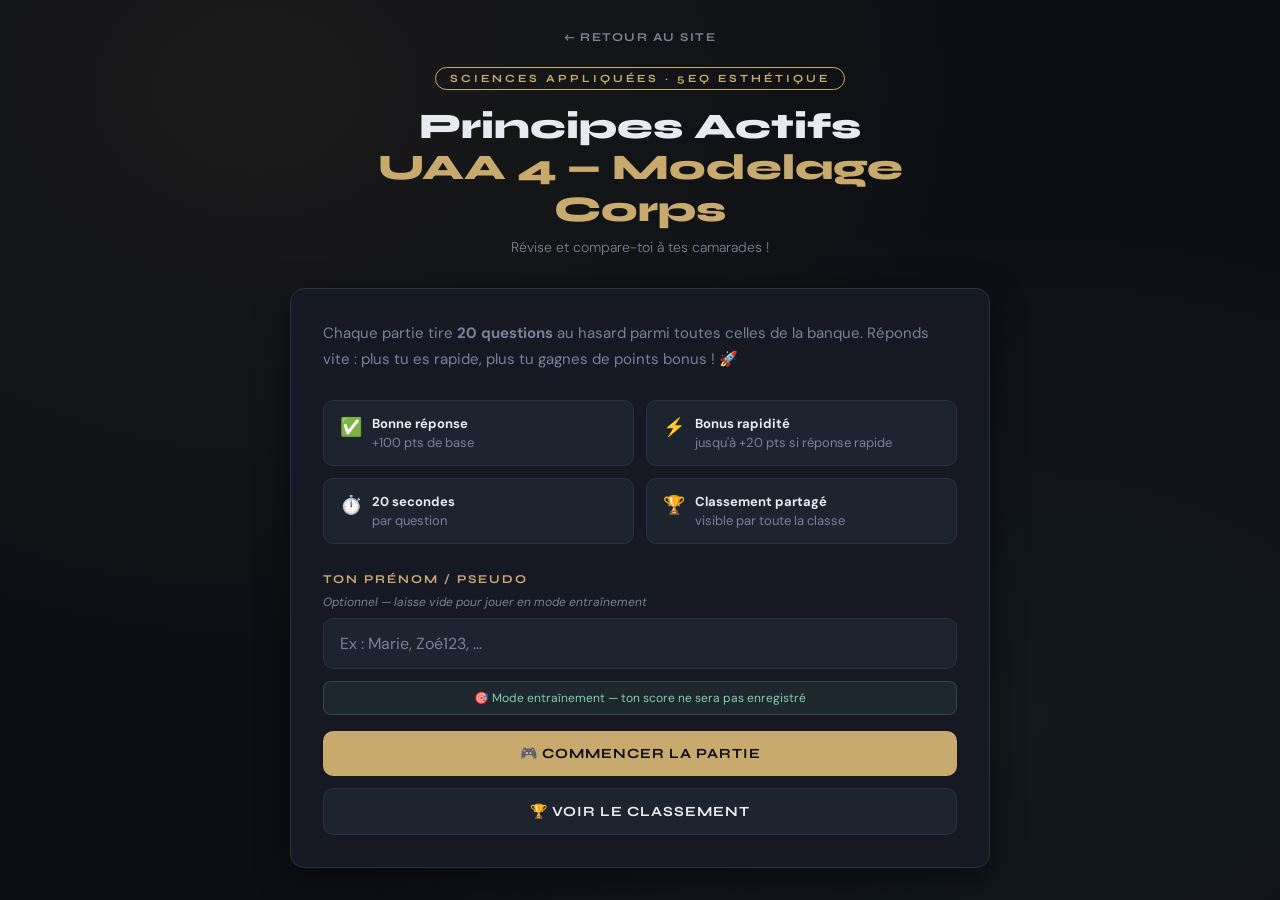
<file: quiz-principes-actifs-uaa4.html>
<!DOCTYPE html>
<html lang="fr">
<head>
<meta charset="UTF-8">
<meta name="viewport" content="width=device-width, initial-scale=1.0">
<title>Quiz Principes Actifs – UAA4 Esthétique</title>
<link href="https://fonts.googleapis.com/css2?family=Syne:wght@400;600;700;800&family=DM+Sans:ital,wght@0,300;0,400;0,500;1,300&display=swap" rel="stylesheet">
<style>
  :root {
    --bg: #0d0f14;
    --surface: #161923;
    --surface2: #1e2330;
    --border: #2a3045;
    --accent: #c8a96e;
    --accent2: #7ecfb3;
    --accent3: #e07a8a;
    --text: #e8eaf0;
    --text-muted: #7a8099;
    --correct: #4caf82;
    --wrong: #e07a8a;
    --gold: #f0c060;
    --silver: #b0b8cc;
    --bronze: #c87a50;
    --radius: 14px;
    --shadow: 0 8px 32px rgba(0,0,0,0.5);
  }
  * { box-sizing: border-box; margin: 0; padding: 0; }
  body {
    font-family: 'DM Sans', sans-serif;
    background: var(--bg);
    color: var(--text);
    min-height: 100vh;
    display: flex;
    flex-direction: column;
    align-items: center;
    padding: 24px 16px;
    background-image:
      radial-gradient(ellipse at 20% 10%, rgba(200,169,110,0.07) 0%, transparent 50%),
      radial-gradient(ellipse at 80% 80%, rgba(126,207,179,0.05) 0%, transparent 50%);
  }
  h1, h2, h3 { font-family: 'Syne', sans-serif; }

  /* HEADER */
  .header { text-align: center; margin-bottom: 32px; max-width: 700px; width: 100%; }
  .header .badge {
    display: inline-block; font-family: 'Syne', sans-serif;
    font-size: 11px; font-weight: 700; letter-spacing: 3px; text-transform: uppercase;
    color: var(--accent); border: 1px solid var(--accent);
    padding: 4px 14px; border-radius: 100px; margin-bottom: 16px;
  }
  .header h1 { font-size: clamp(22px, 4vw, 36px); font-weight: 800; line-height: 1.15; margin-bottom: 8px; }
  .header h1 span { color: var(--accent); }
  .header p { font-size: 14px; color: var(--text-muted); font-weight: 300; }

  /* CARD */
  .card {
    background: var(--surface); border: 1px solid var(--border);
    border-radius: var(--radius); padding: 32px;
    max-width: 700px; width: 100%; box-shadow: var(--shadow);
  }

  /* SCREENS */
  .screen { display: none; }
  .screen.active { display: block; }

  /* START */
  #start-screen .intro-text { font-size: 15px; color: var(--text-muted); margin-bottom: 28px; line-height: 1.7; }
  #start-screen .rules { display: grid; grid-template-columns: 1fr 1fr; gap: 12px; margin-bottom: 28px; }
  .rule-item {
    background: var(--surface2); border: 1px solid var(--border); border-radius: 10px;
    padding: 14px 16px; display: flex; align-items: flex-start; gap: 10px;
    font-size: 13px; color: var(--text-muted);
  }
  .rule-item .icon { font-size: 18px; flex-shrink: 0; }
  .rule-item strong { color: var(--text); display: block; margin-bottom: 2px; font-size: 13px; }

  .name-group { display: flex; flex-direction: column; gap: 8px; margin-bottom: 12px; }
  .name-group label {
    font-family: 'Syne', sans-serif; font-size: 12px; font-weight: 700;
    letter-spacing: 2px; text-transform: uppercase; color: var(--accent);
  }
  .name-group .label-hint { font-size: 12px; color: var(--text-muted); font-style: italic; }
  .name-group input {
    background: var(--surface2); border: 1px solid var(--border); border-radius: 10px;
    color: var(--text); font-family: 'DM Sans', sans-serif; font-size: 16px;
    padding: 14px 16px; outline: none; transition: border-color 0.2s; width: 100%;
  }
  .name-group input:focus { border-color: var(--accent); }
  .name-group input::placeholder { color: var(--text-muted); }

  .training-badge {
    display: none; text-align: center; font-size: 12px; color: var(--accent2);
    background: rgba(126,207,179,0.08); border: 1px solid rgba(126,207,179,0.2);
    border-radius: 8px; padding: 8px 12px; margin-bottom: 16px;
  }
  .training-badge.show { display: block; }

  /* BUTTONS */
  .btn {
    display: inline-flex; align-items: center; justify-content: center; gap: 8px;
    font-family: 'Syne', sans-serif; font-size: 14px; font-weight: 700;
    letter-spacing: 1px; text-transform: uppercase; border: none;
    border-radius: 10px; padding: 14px 28px; cursor: pointer; transition: all 0.2s; width: 100%;
  }
  .btn-primary { background: var(--accent); color: #0d0f14; }
  .btn-primary:hover { background: #d4b87a; transform: translateY(-1px); box-shadow: 0 4px 20px rgba(200,169,110,0.3); }
  .btn-secondary { background: var(--surface2); color: var(--text); border: 1px solid var(--border); margin-top: 12px; }
  .btn-secondary:hover { border-color: var(--accent); color: var(--accent); }

  /* QUIZ */
  .quiz-meta { display: flex; justify-content: space-between; align-items: center; margin-bottom: 24px; flex-wrap: wrap; gap: 10px; }
  .q-counter { font-family: 'Syne', sans-serif; font-size: 12px; font-weight: 700; letter-spacing: 2px; color: var(--text-muted); text-transform: uppercase; }
  .q-counter span { color: var(--accent); }
  .score-live {
    font-family: 'Syne', sans-serif; font-size: 13px; font-weight: 700; color: var(--accent2);
    background: rgba(126,207,179,0.1); padding: 5px 12px; border-radius: 100px; border: 1px solid rgba(126,207,179,0.2);
  }

  /* TIMER */
  .timer-bar-wrap { height: 4px; background: var(--surface2); border-radius: 2px; margin-bottom: 24px; overflow: hidden; }
  .timer-bar { height: 100%; background: linear-gradient(90deg, var(--accent2), var(--accent)); border-radius: 2px; transition: width 0.1s linear, background 0.5s; width: 100%; }
  .timer-bar.warning { background: linear-gradient(90deg, var(--accent3), #f0a040); }
  .timer-text { text-align: center; font-family: 'Syne', sans-serif; font-size: 28px; font-weight: 800; margin-bottom: 20px; color: var(--text); transition: color 0.3s; }
  .timer-text.warning { color: var(--accent3); }

  /* QUESTION */
  .category-tag {
    display: inline-block; font-size: 11px; font-weight: 500; letter-spacing: 1.5px;
    text-transform: uppercase; color: var(--accent); background: rgba(200,169,110,0.1);
    padding: 3px 10px; border-radius: 100px; margin-bottom: 14px;
  }
  .question-text { font-family: 'Syne', sans-serif; font-size: clamp(16px, 2.5vw, 20px); font-weight: 700; line-height: 1.45; margin-bottom: 24px; }

  /* OPTIONS */
  .options { display: flex; flex-direction: column; gap: 10px; margin-bottom: 20px; }
  .option-btn {
    background: var(--surface2); border: 1px solid var(--border); border-radius: 10px;
    color: var(--text); font-family: 'DM Sans', sans-serif; font-size: 15px;
    padding: 14px 18px; text-align: left; cursor: pointer; transition: all 0.18s;
    display: flex; align-items: center; gap: 14px; line-height: 1.4;
  }
  .option-btn .opt-letter {
    font-family: 'Syne', sans-serif; font-size: 12px; font-weight: 800; color: var(--text-muted);
    background: var(--surface); width: 28px; height: 28px; border-radius: 6px;
    display: flex; align-items: center; justify-content: center; flex-shrink: 0; transition: all 0.18s;
  }
  .option-btn:hover:not(:disabled) { border-color: var(--accent); background: rgba(200,169,110,0.06); transform: translateX(3px); }
  .option-btn:hover:not(:disabled) .opt-letter { background: var(--accent); color: #0d0f14; }
  .option-btn.correct { border-color: var(--correct); background: rgba(76,175,130,0.1); animation: pulse-correct 0.4s ease; }
  .option-btn.correct .opt-letter { background: var(--correct); color: #fff; }
  .option-btn.wrong { border-color: var(--wrong); background: rgba(224,122,138,0.1); animation: shake 0.35s ease; }
  .option-btn.wrong .opt-letter { background: var(--wrong); color: #fff; }
  .option-btn:disabled { cursor: not-allowed; opacity: 0.6; transform: none !important; }
  .option-btn.correct:disabled, .option-btn.wrong:disabled { opacity: 1; }

  @keyframes pulse-correct { 0%,100%{transform:scale(1)} 50%{transform:scale(1.015)} }
  @keyframes shake { 0%,100%{transform:translateX(0)} 25%{transform:translateX(-5px)} 75%{transform:translateX(5px)} }

  /* EXPLANATION */
  .explanation {
    background: var(--surface2); border-left: 3px solid var(--accent2);
    border-radius: 0 10px 10px 0; padding: 14px 16px; font-size: 13px;
    color: var(--text-muted); line-height: 1.6; display: none; margin-bottom: 16px;
  }
  .explanation.show { display: block; animation: fadeIn 0.3s ease; }
  .explanation strong { color: var(--accent2); }
  @keyframes fadeIn { from{opacity:0;transform:translateY(4px)} to{opacity:1;transform:none} }

  /* POINTS FLASH */
  .points-flash { text-align: center; font-family: 'Syne', sans-serif; font-size: 22px; font-weight: 800; margin-bottom: 8px; display: none; animation: popIn 0.5s ease; }
  .points-flash.show { display: block; }
  .points-flash.positive { color: var(--correct); }
  .points-flash.negative { color: var(--wrong); }
  @keyframes popIn { 0%{transform:scale(0.5);opacity:0} 60%{transform:scale(1.1)} 100%{transform:scale(1);opacity:1} }

  /* RESULTS */
  .result-hero { text-align: center; margin-bottom: 28px; }
  .result-emoji { font-size: 52px; margin-bottom: 12px; }
  .result-hero h2 { font-size: clamp(20px, 3vw, 28px); font-weight: 800; margin-bottom: 8px; }
  .player-name { color: var(--accent); }

  .score-breakdown { display: grid; grid-template-columns: repeat(3, 1fr); gap: 12px; margin-bottom: 28px; }
  .score-item { background: var(--surface2); border: 1px solid var(--border); border-radius: 10px; padding: 16px 12px; text-align: center; }
  .score-item .val { font-family: 'Syne', sans-serif; font-size: 26px; font-weight: 800; color: var(--accent); display: block; }
  .score-item .lbl { font-size: 11px; color: var(--text-muted); text-transform: uppercase; letter-spacing: 1px; margin-top: 4px; }

  .final-score-box {
    background: linear-gradient(135deg, rgba(200,169,110,0.12), rgba(126,207,179,0.08));
    border: 1px solid var(--accent); border-radius: 12px; padding: 20px; text-align: center; margin-bottom: 24px;
  }
  .final-score-box .total-pts { font-family: 'Syne', sans-serif; font-size: 48px; font-weight: 800; color: var(--accent); line-height: 1; }
  .final-score-box .pts-label { font-size: 12px; color: var(--text-muted); letter-spacing: 2px; text-transform: uppercase; margin-top: 4px; }

  .training-result-msg {
    text-align: center; font-size: 13px; color: var(--accent2);
    background: rgba(126,207,179,0.08); border: 1px solid rgba(126,207,179,0.2);
    border-radius: 8px; padding: 10px 14px; margin-bottom: 20px; font-style: italic;
  }

  /* LEADERBOARD */
  .leaderboard-title {
    font-family: 'Syne', sans-serif; font-size: 12px; font-weight: 700;
    letter-spacing: 3px; text-transform: uppercase; color: var(--accent);
    margin-bottom: 14px; display: flex; align-items: center; gap: 8px;
  }
  .leaderboard-title::after { content:''; flex:1; height:1px; background:var(--border); }
  .leaderboard { display: flex; flex-direction: column; gap: 6px; margin-bottom: 24px; }
  .lb-row {
    display: flex; align-items: center; gap: 12px;
    background: var(--surface2); border: 1px solid var(--border);
    border-radius: 10px; padding: 12px 14px;
  }
  .lb-row.highlight { border-color: var(--accent); background: rgba(200,169,110,0.07); }
  .lb-rank { font-family: 'Syne', sans-serif; font-size: 14px; font-weight: 800; width: 26px; text-align: center; flex-shrink: 0; }
  .lb-rank.r1 { color: var(--gold); }
  .lb-rank.r2 { color: var(--silver); }
  .lb-rank.r3 { color: var(--bronze); }
  .lb-rank.rn { color: var(--text-muted); }
  .lb-name { flex: 1; font-size: 14px; font-weight: 500; }
  .lb-score { font-family: 'Syne', sans-serif; font-size: 15px; font-weight: 700; color: var(--accent); }
  .lb-correct { font-size: 12px; color: var(--text-muted); }
  .lb-empty { text-align: center; color: var(--text-muted); font-size: 14px; padding: 16px; font-style: italic; }
  .lb-loading { text-align: center; color: var(--text-muted); font-size: 13px; padding: 16px; }
  .lb-error {
    text-align: center; font-size: 13px; color: var(--accent3);
    background: rgba(224,122,138,0.08); border: 1px solid rgba(224,122,138,0.2);
    border-radius: 8px; padding: 10px 14px;
  }

  /* TABS */
  .tabs { display: flex; gap: 4px; margin-bottom: 20px; background: var(--surface2); border-radius: 10px; padding: 4px; }
  .tab-btn {
    flex: 1; background: transparent; border: none; color: var(--text-muted);
    font-family: 'Syne', sans-serif; font-size: 12px; font-weight: 700;
    letter-spacing: 1px; text-transform: uppercase; padding: 10px; border-radius: 7px; cursor: pointer; transition: all 0.2s;
  }
  .tab-btn.active { background: var(--surface); color: var(--text); }

  /* REVIEW */
  .review-item { margin-bottom: 14px; background: var(--surface2); border-radius: 10px; padding: 14px; border: 1px solid var(--border); }
  .review-item .rev-meta { font-size: 11px; color: var(--text-muted); margin-bottom: 6px; text-transform: uppercase; letter-spacing: 1px; }
  .review-item .rev-q { font-size: 14px; font-weight: 500; margin-bottom: 8px; }
  .review-item .rev-exp { font-size: 13px; color: var(--accent2); border-left: 2px solid var(--accent2); padding-left: 10px; }

  .back-btn {
    display: inline-flex; align-items: center; gap: 6px;
    font-family: 'Syne', sans-serif; font-size: 12px; font-weight: 700;
    letter-spacing: 1.5px; text-transform: uppercase;
    color: var(--text-muted); background: none; border: none;
    cursor: pointer; padding: 6px 0; margin-bottom: 16px;
    transition: color 0.2s;
  }
  .back-btn:hover { color: var(--accent); }

  @media(max-width: 520px) {
    .card { padding: 20px 16px; }
    #start-screen .rules { grid-template-columns: 1fr; }
    .score-breakdown { grid-template-columns: 1fr 1fr; }
  }
</style>
</head>
<body>

<button class="back-btn" onclick="window.location.href='index.html'">← Retour au site</button>
<div class="header">
  <div class="badge">Sciences Appliquées · 5EQ Esthétique</div>
  <h1>Principes Actifs<br><span>UAA 4 — Modelage Corps</span></h1>
  <p>Révise et compare-toi à tes camarades !</p>
</div>

<!-- START -->
<div id="start-screen" class="card screen active">
  <p class="intro-text">
    Chaque partie tire <strong>20 questions</strong> au hasard parmi toutes celles de la banque.
    Réponds vite : plus tu es rapide, plus tu gagnes de points bonus ! 🚀
  </p>
  <div class="rules">
    <div class="rule-item"><span class="icon">✅</span><div><strong>Bonne réponse</strong>+100 pts de base</div></div>
    <div class="rule-item"><span class="icon">⚡</span><div><strong>Bonus rapidité</strong>jusqu'à +20 pts si réponse rapide</div></div>
    <div class="rule-item"><span class="icon">⏱️</span><div><strong>20 secondes</strong>par question</div></div>
    <div class="rule-item"><span class="icon">🏆</span><div><strong>Classement partagé</strong>visible par toute la classe</div></div>
  </div>
  <div class="name-group">
    <label for="player-name">Ton prénom / pseudo</label>
    <div class="label-hint">Optionnel — laisse vide pour jouer en mode entraînement</div>
    <input type="text" id="player-name" placeholder="Ex : Marie, Zoé123, ..." maxlength="24" autocomplete="off">
  </div>
  <div class="training-badge show" id="training-badge">🎯 Mode entraînement — ton score ne sera pas enregistré</div>
  <button class="btn btn-primary" onclick="startQuiz()">🎮 Commencer la partie</button>
  <button class="btn btn-secondary" onclick="toggleLeaderboard()">🏆 Voir le classement</button>
  <div id="leaderboard-tab" style="display:none; margin-top:24px;">
    <div class="leaderboard-title">Classement actuel</div>
    <div id="start-leaderboard" class="leaderboard"></div>
  </div>
</div>

<!-- QUIZ -->
<div id="quiz-screen" class="card screen">
  <div class="quiz-meta">
    <div class="q-counter">Question <span id="q-num">1</span> / 20</div>
    <div class="score-live" id="score-live">0 pts</div>
  </div>
  <div class="timer-bar-wrap"><div class="timer-bar" id="timer-bar"></div></div>
  <div class="timer-text" id="timer-text">20</div>
  <div class="category-tag" id="q-category"></div>
  <div class="question-text" id="q-text"></div>
  <div class="options" id="options"></div>
  <div class="points-flash" id="points-flash"></div>
  <div class="explanation" id="explanation"></div>
  <button class="btn btn-primary" id="next-btn" onclick="nextQuestion()" style="display:none;">Question suivante →</button>
</div>

<!-- RESULTS -->
<div id="result-screen" class="card screen">
  <div class="result-hero">
    <div class="result-emoji" id="result-emoji">🎉</div>
    <h2 id="result-title"></h2>
  </div>
  <div class="score-breakdown">
    <div class="score-item"><span class="val" id="res-correct">0</span><div class="lbl">Bonnes réponses</div></div>
    <div class="score-item"><span class="val" id="res-base">0</span><div class="lbl">Pts base</div></div>
    <div class="score-item"><span class="val" id="res-bonus">0</span><div class="lbl">Pts bonus rapidité</div></div>
  </div>
  <div class="final-score-box">
    <div class="total-pts" id="res-total">0</div>
    <div class="pts-label">Points totaux</div>
  </div>

  <!-- Mode entraînement -->
  <div class="training-result-msg" id="training-result-msg" style="display:none;">
    🎯 Mode entraînement — score non enregistré. Entre ton prénom sur l'écran d'accueil pour figurer au classement !
  </div>

  <!-- Avec nom : tabs classement + révision -->
  <div id="result-tabs-wrap" style="display:none;">
    <div class="tabs">
      <button class="tab-btn active" onclick="switchTab(this,'tab-lb')">🏆 Classement</button>
      <button class="tab-btn" onclick="switchTab(this,'tab-review')">📋 Révision</button>
    </div>
    <div id="tab-lb">
      <div class="leaderboard-title">Top 10</div>
      <div id="result-leaderboard" class="leaderboard"></div>
    </div>
    <div id="tab-review" style="display:none;"><div id="review-list"></div></div>
  </div>

  <!-- Sans nom : révision seule -->
  <div id="training-review-wrap" style="display:none;">
    <div class="leaderboard-title">Révision</div>
    <div id="training-review-list"></div>
  </div>

  <button class="btn btn-primary" style="margin-top:8px;" onclick="resetToStart()">🔄 Nouvelle partie</button>
</div>

<script>
// ══════════════════════════════════════════════
// ⚠️  COLLE TON URL APPS SCRIPT ICI
// ══════════════════════════════════════════════
const APPS_SCRIPT_URL = 'https://script.google.com/macros/s/AKfycbxAjGWnlwhxHpto3TCP-WQkNK5uYss9YRg304RP1LsDmTVKyQmCRH_UgFlYEMvU83ny/exec';
// Exemple : 'https://script.google.com/macros/s/AKfycbx.../exec'

// ══════════════════════════════════════════════
// BANQUE — 44 questions
// ══════════════════════════════════════════════
const ALL_QUESTIONS = [
  // HUMECTANTS
  { category:"Principes actifs humectants", question:"À quelle catégorie de principes actifs appartient l'acide hyaluronique ?", options:["Occlusif","Humectant","Émollient","Lipolytique"], correct:1, explanation:"L'acide hyaluronique est un humectant : il attire et retient l'eau dans l'épiderme." },
  { category:"Principes actifs humectants", question:"À quelle catégorie de principes actifs appartient l'extrait d'Aloe Vera ?", options:["Occlusif et lipolytique","Émollient et occlusif","Humectant et anti-inflammatoire","Lipolytique et décongestionnant/drainant"], correct:2, explanation:"L'extrait d'Aloe Vera appartient à deux catégories : humectant (retient l'eau) et anti-inflammatoire (apaise les irritations)." },
  { category:"Principes actifs humectants", question:"À quelle catégorie de principes actifs appartient la glycérine ?", options:["Anti-inflammatoire","Humectant","Occlusif","Exfoliant chimique acide"], correct:1, explanation:"La glycérine est un humectant : elle attire les molécules d'eau vers les couches superficielles de l'épiderme." },
  { category:"Principes actifs humectants", question:"À quelle catégorie de principes actifs appartient l'urée ?", options:["Lipolytique","Décongestionnant/drainant","Humectant","Occlusif"], correct:2, explanation:"L'urée est un humectant naturellement présent dans le facteur naturel d'hydratation (NMF) de la peau." },
  { category:"Principes actifs humectants", question:"À quelle catégorie de principes actifs appartient le panthénol ?", options:["Occlusif et lipolytique","Humectant et anti-inflammatoire","Émollient et occlusif","Lipolytique et décongestionnant/drainant"], correct:1, explanation:"Le panthénol (vitamine B5) appartient à deux catégories : humectant (retient l'eau) et anti-inflammatoire (apaise la peau irritée)." },
  // ÉMOLLIENTS
  { category:"Principes actifs émollients", question:"À quelle catégorie de principes actifs appartient l'huile d'amande douce ?", options:["Occlusif","Humectant","Émollient","Anti-inflammatoire"], correct:2, explanation:"L'huile d'amande douce est un émollient : elle s'intercale entre les cornéocytes et assouplit la peau." },
  { category:"Principes actifs émollients", question:"À quelle catégorie de principes actifs appartient l'huile de coco ?", options:["Occlusif","Lipolytique","Émollient","Humectant"], correct:2, explanation:"L'huile de coco est un émollient : elle nourrit et assouplit la peau en s'intercalant entre les cornéocytes." },
  { category:"Principes actifs émollients", question:"À quelle catégorie de principes actifs appartient l'huile de jojoba ?", options:["Lipolytique","Émollient","Exfoliant chimique acide","Occlusif"], correct:1, explanation:"L'huile de jojoba est un émollient : elle assouplit la peau et améliore sa texture." },
  { category:"Principes actifs émollients", question:"À quelle catégorie de principes actifs appartient le squalane ?", options:["Exfoliant chimique acide","Occlusif","Émollient","Lipolytique"], correct:2, explanation:"Le squalane est un émollient léger qui s'intègre facilement dans l'épiderme et assouplit la peau." },
  { category:"Principes actifs émollients", question:"À quelle catégorie de principes actifs appartiennent les céramides ?", options:["Occlusif","Humectant","Émollient","Anti-inflammatoire"], correct:2, explanation:"Les céramides sont des émollients : ils reconstituent le ciment lipidique intercellulaire et assouplissent la peau." },
  // OCCLUSIFS
  { category:"Principes actifs occlusifs", question:"À quelle catégorie de principes actifs appartient la vaseline ?", options:["Humectant","Occlusif","Émollient","Décongestionnant/drainant"], correct:1, explanation:"La vaseline est un occlusif : elle forme un film imperméable en surface de la peau qui limite la perte insensible en eau." },
  { category:"Principes actifs occlusifs", question:"À quelle catégorie de principes actifs appartient la cire d'algues ?", options:["Exfoliant mécanique à particules","Humectant","Occlusif","Lipolytique"], correct:2, explanation:"La cire d'algues est un occlusif naturel qui forme un film protecteur en surface de la peau." },
  { category:"Principes actifs occlusifs", question:"À quelle catégorie de principes actifs appartient l'huile de paraffine ?", options:["Humectant","Émollient","Occlusif","Anti-inflammatoire"], correct:2, explanation:"L'huile de paraffine est un occlusif d'origine minérale qui crée un film protecteur limitant l'évaporation de l'eau." },
  { category:"Principes actifs occlusifs", question:"À quelle catégorie de principes actifs appartient la cire d'abeille ?", options:["Humectant","Émollient","Occlusif","Anti-inflammatoire"], correct:2, explanation:"La cire d'abeille est un occlusif naturel qui forme un film protecteur en surface de la peau." },
  { category:"Principes actifs occlusifs", question:"Le beurre de karité appartient à deux catégories de principes actifs. Lesquelles ?", options:["Humectant et anti-inflammatoire","Émollient et occlusif","Lipolytique et occlusif","Émollient et décongestionnant/drainant"], correct:1, explanation:"Le beurre de karité est à la fois émollient (assouplit la peau) et occlusif (forme un film protecteur en surface)." },
  { category:"Principes actifs occlusifs", question:"Le beurre de mangue appartient à deux catégories de principes actifs. Lesquelles ?", options:["Humectant et lipolytique","Émollient et occlusif","Anti-inflammatoire et humectant","Décongestionnant/drainant et émollient"], correct:1, explanation:"Comme le beurre de karité, le beurre de mangue est à la fois émollient (assouplit) et occlusif (protège la surface cutanée)." },
  // ANTI-INFLAMMATOIRES
  { category:"Principes actifs anti-inflammatoires", question:"À quelle catégorie de principes actifs appartient l'extrait de Camomille ?", options:["Décongestionnant/drainant","Anti-inflammatoire","Lipolytique","Humectant"], correct:1, explanation:"L'extrait de Camomille est un anti-inflammatoire : il apaise les rougeurs et les irritations cutanées." },
  { category:"Principes actifs anti-inflammatoires", question:"À quelle catégorie de principes actifs appartient l'allantoïne ?", options:["Exfoliant chimique acide","Occlusif","Anti-inflammatoire","Lipolytique"], correct:2, explanation:"L'allantoïne est un anti-inflammatoire qui apaise et favorise la cicatrisation de la peau irritée." },
  { category:"Principes actifs anti-inflammatoires", question:"À quelle catégorie de principes actifs appartient l'extrait de Calendula ?", options:["Humectant","Lipolytique","Anti-inflammatoire","Décongestionnant/drainant"], correct:2, explanation:"L'extrait de Calendula (souci) est un anti-inflammatoire apaisant, très utilisé après épilation." },
  { category:"Principes actifs anti-inflammatoires", question:"À quelle catégorie de principes actifs appartient l'extrait de Centella Asiatica ?", options:["Lipolytique","Exfoliant chimique enzymatique","Anti-inflammatoire","Occlusif"], correct:2, explanation:"L'extrait de Centella Asiatica est un anti-inflammatoire qui apaise et favorise la régénération cutanée." },
  { category:"Principes actifs anti-inflammatoires", question:"À quelle catégorie de principes actifs appartient l'extrait de Bleuet ?", options:["Lipolytique","Humectant","Anti-inflammatoire","Décongestionnant/drainant"], correct:2, explanation:"L'extrait de Bleuet est un anti-inflammatoire apaisant, souvent utilisé pour les peaux sensibles et réactives." },
  // DÉCONGESTIONNANTS/DRAINANTS
  { category:"Principes actifs décongestionnants/drainants", question:"À quelle catégorie de principes actifs appartient l'extrait de Marron d'Inde ?", options:["Lipolytique","Décongestionnant/drainant","Anti-inflammatoire","Humectant"], correct:1, explanation:"L'extrait de Marron d'Inde est un décongestionnant/drainant : il tonifie les parois veineuses et favorise le retour veineux." },
  { category:"Principes actifs décongestionnants/drainants", question:"À quelle catégorie de principes actifs appartient l'extrait de Vigne rouge ?", options:["Exfoliant mécanique à particules","Occlusif","Décongestionnant/drainant","Anti-inflammatoire"], correct:2, explanation:"L'extrait de Vigne rouge est un décongestionnant/drainant : il renforce les parois vasculaires et améliore la circulation veineuse de retour." },
  { category:"Principes actifs décongestionnants/drainants", question:"À quelle catégorie de principes actifs appartient l'extrait de Ginkgo Biloba ?", options:["Lipolytique","Humectant","Décongestionnant/drainant","Exfoliant chimique acide"], correct:2, explanation:"L'extrait de Ginkgo Biloba est un décongestionnant/drainant qui améliore la microcirculation et favorise le retour veineux et lymphatique." },
  { category:"Principes actifs décongestionnants/drainants", question:"À quelle catégorie de principes actifs appartient l'extrait de Cyprès ?", options:["Anti-inflammatoire","Lipolytique","Décongestionnant/drainant","Occlusif"], correct:2, explanation:"L'extrait de Cyprès est un décongestionnant/drainant qui tonifie les parois veineuses et favorise le retour sanguin et lymphatique." },
  { category:"Principes actifs décongestionnants/drainants", question:"L'extrait d'Hamamélis appartient à deux catégories de principes actifs. Lesquelles ?", options:["Lipolytique et anti-inflammatoire","Anti-inflammatoire et décongestionnant/drainant","Humectant et occlusif","Exfoliant chimique et décongestionnant/drainant"], correct:1, explanation:"L'extrait d'Hamamélis est à la fois anti-inflammatoire (apaise les irritations) et décongestionnant/drainant (favorise le retour veineux et lymphatique)." },
  { category:"Principes actifs décongestionnants/drainants", question:"L'extrait de Lierre appartient à deux catégories de principes actifs. Lesquelles ?", options:["Anti-inflammatoire et humectant","Décongestionnant/drainant et lipolytique","Émollient et occlusif","Exfoliant chimique et décongestionnant/drainant"], correct:1, explanation:"L'extrait de Lierre appartient à deux catégories : décongestionnant/drainant (favorise le retour veineux et lymphatique) et lipolytique (stimule la dégradation des graisses)." },
  // LIPOLYTIQUES
  { category:"Principes actifs lipolytiques", question:"À quelle catégorie de principes actifs appartient la caféine ?", options:["Anti-inflammatoire et humectant","Occlusif et émollient","Lipolytique et décongestionnant/drainant","Exfoliant chimique acide et lipolytique"], correct:2, explanation:"La caféine appartient à deux catégories : lipolytique (stimule la dégradation des graisses) et décongestionnant/drainant (favorise le retour veineux et lymphatique)." },
  { category:"Principes actifs lipolytiques", question:"À quelle catégorie de principes actifs appartient la L-carnitine ?", options:["Humectant","Lipolytique","Décongestionnant/drainant","Anti-inflammatoire"], correct:1, explanation:"La L-carnitine est un lipolytique : elle joue un rôle dans le transport des acides gras pour leur dégradation." },
  { category:"Principes actifs lipolytiques", question:"À quelle catégorie de principes actifs appartient l'extrait de Guarana ?", options:["Anti-inflammatoire","Occlusif","Lipolytique","Humectant"], correct:2, explanation:"L'extrait de Guarana est un lipolytique (riche en caféine naturelle) utilisé dans les soins amincissants et anti-cellulite." },
  { category:"Principes actifs lipolytiques", question:"À quelle catégorie de principes actifs appartient l'extrait de Fucus Vesiculosus ?", options:["Anti-inflammatoire","Humectant","Lipolytique","Occlusif"], correct:2, explanation:"L'extrait de Fucus Vesiculosus (algue marine) est un lipolytique utilisé dans les soins amincissants et anti-cellulite." },
  { category:"Principes actifs lipolytiques", question:"L'extrait de thé vert appartient à deux catégories de principes actifs. Lesquelles ?", options:["Anti-inflammatoire et humectant","Lipolytique et décongestionnant/drainant","Occlusif et émollient","Exfoliant chimique acide et lipolytique"], correct:1, explanation:"L'extrait de thé vert appartient à deux catégories : lipolytique (stimule la dégradation des graisses) et décongestionnant/drainant (favorise le retour veineux et lymphatique)." },
  // EXFOLIANTS MÉCANIQUES À PARTICULES
  { category:"Exfoliants mécaniques à particules", question:"À quelle catégorie d'exfoliants appartiennent les cristaux de sel marin ?", options:["Exfoliant chimique acide","Exfoliant mécanique à particules","Exfoliant mécanique à gommes","Exfoliant chimique enzymatique"], correct:1, explanation:"Les cristaux de sel marin sont des exfoliants mécaniques à particules : ils agissent par abrasion physique sur les cornéocytes." },
  { category:"Exfoliants mécaniques à particules", question:"À quelle catégorie d'exfoliants appartiennent les cristaux de sucre ?", options:["Exfoliant mécanique à gommes","Exfoliant mécanique à particules","Exfoliant chimique acide","Exfoliant chimique enzymatique"], correct:1, explanation:"Les cristaux de sucre sont des exfoliants mécaniques à particules d'origine naturelle : ils agissent par friction physique." },
  { category:"Exfoliants mécaniques à particules", question:"À quelle catégorie d'exfoliants appartient la poudre de noyaux d'abricots ?", options:["Exfoliant chimique enzymatique","Exfoliant chimique acide","Exfoliant mécanique à particules","Exfoliant mécanique à gommes"], correct:2, explanation:"La poudre de noyaux d'abricots est un exfoliant mécanique à particules d'origine naturelle." },
  { category:"Exfoliants mécaniques à particules", question:"À quelle catégorie d'exfoliants appartient la poudre de coques d'amandes ?", options:["Exfoliant chimique acide","Exfoliant chimique enzymatique","Exfoliant mécanique à particules","Exfoliant mécanique à gommes"], correct:2, explanation:"La poudre de coques d'amandes est un exfoliant mécanique à particules d'origine naturelle." },
  { category:"Exfoliants mécaniques à particules", question:"À quelle catégorie d'exfoliants appartient la poudre de coques de noix de coco ?", options:["Exfoliant mécanique à gommes","Exfoliant mécanique à particules","Exfoliant chimique acide","Exfoliant chimique enzymatique"], correct:1, explanation:"La poudre de coques de noix de coco est un exfoliant mécanique à particules d'origine naturelle." },
  { category:"Exfoliants mécaniques à particules", question:"À quelle catégorie d'exfoliants appartiennent les microbilles de silice ?", options:["Exfoliant mécanique à gommes","Exfoliant chimique acide","Exfoliant mécanique à particules","Exfoliant chimique enzymatique"], correct:2, explanation:"Les microbilles de silice sont des exfoliants mécaniques à particules d'origine synthétique." },
  { category:"Exfoliants mécaniques à particules", question:"À quelle catégorie d'exfoliants appartiennent les microbilles de cellulose ?", options:["Exfoliant chimique enzymatique","Exfoliant chimique acide","Exfoliant mécanique à particules","Exfoliant mécanique à gommes"], correct:2, explanation:"Les microbilles de cellulose sont des exfoliants mécaniques à particules d'origine végétale." },
  // EXFOLIANTS MÉCANIQUES À GOMMES
  { category:"Exfoliants mécaniques à gommes", question:"À quelle catégorie d'exfoliants appartiennent les gommes synthétiques ?", options:["Exfoliant mécanique à particules","Exfoliant mécanique à gommes","Exfoliant chimique acide","Exfoliant chimique enzymatique"], correct:1, explanation:"Les gommes synthétiques sont des exfoliants mécaniques à gommes : elles adhèrent aux cornéocytes puis se détachent en les emportant." },
  // EXFOLIANTS CHIMIQUES ACIDES
  { category:"Exfoliants chimiques acides", question:"À quelle catégorie d'exfoliants appartient l'acide glycolique ?", options:["Exfoliant chimique enzymatique","Exfoliant chimique acide","Exfoliant mécanique à particules","Exfoliant mécanique à gommes"], correct:1, explanation:"L'acide glycolique est un exfoliant chimique acide (AHA) : il fragilise le ciment lipidique intercellulaire pour faciliter la desquamation." },
  { category:"Exfoliants chimiques acides", question:"À quelle catégorie d'exfoliants appartient l'acide lactique ?", options:["Exfoliant chimique enzymatique","Exfoliant chimique acide","Occlusif","Humectant"], correct:1, explanation:"L'acide lactique est un exfoliant chimique acide (AHA) qui facilite la desquamation en fragilisant les liens entre cornéocytes." },
  { category:"Exfoliants chimiques acides", question:"À quelle catégorie d'exfoliants appartient l'acide salicylique ?", options:["Exfoliant chimique enzymatique","Exfoliant mécanique à gommes","Exfoliant chimique acide","Anti-inflammatoire"], correct:2, explanation:"L'acide salicylique est un exfoliant chimique acide (BHA) : liposoluble, il peut pénétrer dans le pore en profondeur." },
  // EXFOLIANTS CHIMIQUES ENZYMATIQUES
  { category:"Exfoliants chimiques enzymatiques", question:"À quelle catégorie d'exfoliants appartient la bromélaïne ?", options:["Exfoliant mécanique à particules","Exfoliant chimique acide","Exfoliant chimique enzymatique","Exfoliant mécanique à gommes"], correct:2, explanation:"La bromélaïne (extraite de l'ananas) est un exfoliant chimique enzymatique : elle dégrade les protéines qui retiennent les cornéocytes, sans friction." },
  { category:"Exfoliants chimiques enzymatiques", question:"À quelle catégorie d'exfoliants appartient la papaïne ?", options:["Exfoliant chimique acide","Exfoliant chimique enzymatique","Exfoliant mécanique à gommes","Lipolytique"], correct:1, explanation:"La papaïne (extraite de la papaye) est un exfoliant chimique enzymatique : elle dissout les protéines qui lient les cornéocytes entre eux." }
];

// ══════════════════════════════════════════════
// CONFIG
// ══════════════════════════════════════════════
const QUESTIONS_PER_GAME = 20;
const TIME_PER_Q = 20;
const MAX_BASE_SCORE = 100;
const MAX_SPEED_BONUS = 20;
const SPEED_THRESHOLD = 5;

let state = {
  playerName: '', isTraining: false,
  currentQuestions: [], currentIndex: 0,
  score: 0, baseScore: 0, bonusScore: 0, correctCount: 0,
  answered: false, timer: null, timeLeft: TIME_PER_Q, startTime: 0,
  reviewData: []
};

// ══════════════════════════════════════════════
// GOOGLE SHEETS — lecture & écriture
// ══════════════════════════════════════════════
async function fetchScores() {
  if (!APPS_SCRIPT_URL || APPS_SCRIPT_URL === 'COLLE_TON_URL_ICI') {
    return null; // pas encore configuré
  }
  try {
    const resp = await fetch(APPS_SCRIPT_URL, { method: 'GET' });
    const data = await resp.json();
    return data.success ? data.scores : null;
  } catch {
    return null;
  }
}

async function postScore(name, score, correct) {
  if (!APPS_SCRIPT_URL || APPS_SCRIPT_URL === 'COLLE_TON_URL_ICI') return null;
  try {
    const resp = await fetch(APPS_SCRIPT_URL, {
      method: 'POST',
      body: JSON.stringify({
        name,
        score,
        correct,
        date: new Date().toLocaleDateString('fr-BE')
      })
    });
    const data = await resp.json();
    return data.success ? data.scores : null;
  } catch {
    return null;
  }
}

function renderLeaderboard(containerId, rows, highlightName) {
  const el = document.getElementById(containerId);
  if (!el) return;

  // URL non configurée
  if (!APPS_SCRIPT_URL || APPS_SCRIPT_URL === 'COLLE_TON_URL_ICI') {
    el.innerHTML = '<div class="lb-error">⚠️ URL Apps Script non configurée — voir les instructions de mise en place.</div>';
    return;
  }

  if (rows === null) {
    el.innerHTML = '<div class="lb-error">⚠️ Impossible de charger le classement. Vérifie ta connexion ou l\'URL du script.</div>';
    return;
  }

  if (!rows.length) {
    el.innerHTML = '<div class="lb-empty">Aucun score encore — sois le premier ! 🏆</div>';
    return;
  }

  el.innerHTML = rows.map((r, i) => {
    const rankClass = ['r1','r2','r3'][i] || 'rn';
    const medal = ['🥇','🥈','🥉'][i] || (i + 1);
    const name = r[0], score = r[1], correct = r[2];
    return `<div class="lb-row ${highlightName && name === highlightName ? 'highlight' : ''}">
      <div class="lb-rank ${rankClass}">${medal}</div>
      <div class="lb-name">${esc(name)}</div>
      <div class="lb-correct">${correct}/${QUESTIONS_PER_GAME}</div>
      <div class="lb-score">${score} pts</div>
    </div>`;
  }).join('');
}

function esc(s) { return String(s).replace(/&/g,'&amp;').replace(/</g,'&lt;').replace(/>/g,'&gt;'); }

// ══════════════════════════════════════════════
// QUIZ LOGIC
// ══════════════════════════════════════════════
function shuffle(arr) {
  const a = [...arr];
  for (let i = a.length-1; i > 0; i--) { const j = Math.floor(Math.random()*(i+1)); [a[i],a[j]]=[a[j],a[i]]; }
  return a;
}

function startQuiz() {
  state.playerName = document.getElementById('player-name').value.trim();
  state.isTraining = state.playerName.length === 0;
  state.currentQuestions = shuffle(ALL_QUESTIONS).slice(0, QUESTIONS_PER_GAME);
  state.currentIndex = 0; state.score = 0; state.baseScore = 0;
  state.bonusScore = 0; state.correctCount = 0; state.reviewData = [];
  showScreen('quiz-screen');
  renderQuestion();
}

function renderQuestion() {
  const q = state.currentQuestions[state.currentIndex];
  state.answered = false; state.timeLeft = TIME_PER_Q; state.startTime = Date.now();
  document.getElementById('q-num').textContent = state.currentIndex + 1;
  document.getElementById('score-live').textContent = state.score + ' pts';
  document.getElementById('q-category').textContent = q.category;
  document.getElementById('q-text').textContent = q.question;
  document.getElementById('explanation').classList.remove('show');
  document.getElementById('points-flash').classList.remove('show');
  document.getElementById('next-btn').style.display = 'none';
  const letters = ['A','B','C','D'];
  const indices = shuffle([0,1,2,3]);
  const correctShuffled = indices.indexOf(q.correct);
  document.getElementById('options').innerHTML = indices.map((origIdx, si) =>
    `<button class="option-btn" onclick="selectOption(${si},${correctShuffled})">
      <span class="opt-letter">${letters[si]}</span>${esc(q.options[origIdx])}
    </button>`
  ).join('');
  startTimer();
}

function startTimer() {
  clearInterval(state.timer);
  updateTimer();
  state.timer = setInterval(() => {
    state.timeLeft -= 0.1;
    if (state.timeLeft <= 0) { state.timeLeft = 0; clearInterval(state.timer); if (!state.answered) timeUp(); }
    updateTimer();
  }, 100);
}

function updateTimer() {
  const pct = (state.timeLeft / TIME_PER_Q) * 100;
  const warn = state.timeLeft <= 7;
  document.getElementById('timer-bar').style.width = pct + '%';
  document.getElementById('timer-bar').classList.toggle('warning', warn);
  document.getElementById('timer-text').textContent = Math.ceil(state.timeLeft);
  document.getElementById('timer-text').classList.toggle('warning', warn);
}

function timeUp() {
  state.answered = true;
  document.querySelectorAll('.option-btn').forEach(b => b.disabled = true);
  showExpl(false, true);
  flashPoints('0 pt', false);
  document.getElementById('next-btn').style.display = 'block';
  state.reviewData.push({ q: state.currentQuestions[state.currentIndex], correct: false, timeout: true });
}

function selectOption(chosen, correctIdx) {
  if (state.answered) return;
  state.answered = true;
  clearInterval(state.timer);
  const elapsed = (Date.now() - state.startTime) / 1000;
  const ok = chosen === correctIdx;
  const btns = document.querySelectorAll('.option-btn');
  document.querySelectorAll('.option-btn').forEach(b => b.disabled = true);
  if (ok) {
    btns[chosen].classList.add('correct');
    const base = MAX_BASE_SCORE;
    const bonus = elapsed <= SPEED_THRESHOLD ? Math.round(MAX_SPEED_BONUS * (1 - elapsed / SPEED_THRESHOLD)) : 0;
    state.baseScore += base; state.bonusScore += bonus; state.score += base + bonus; state.correctCount++;
    flashPoints(bonus > 0 ? `+${base} pts ⚡+${bonus} bonus` : `+${base} pts`, true);
  } else {
    btns[chosen].classList.add('wrong');
    btns[correctIdx].classList.add('correct');
    flashPoints('0 pt', false);
  }
  showExpl(ok, false);
  document.getElementById('score-live').textContent = state.score + ' pts';
  document.getElementById('next-btn').style.display = 'block';
  state.reviewData.push({ q: state.currentQuestions[state.currentIndex], correct: ok, timeout: false });
}

function showExpl(ok, timeout) {
  const q = state.currentQuestions[state.currentIndex];
  const prefix = ok ? '✅ Bien joué !' : (timeout ? '⏰ Temps écoulé !' : '❌ Pas tout à fait…');
  const el = document.getElementById('explanation');
  el.innerHTML = `<strong>${prefix}</strong> ${esc(q.explanation)}`;
  el.classList.add('show');
}

function flashPoints(label, positive) {
  const el = document.getElementById('points-flash');
  el.textContent = label;
  el.className = 'points-flash show ' + (positive ? 'positive' : 'negative');
}

function nextQuestion() {
  state.currentIndex++;
  state.currentIndex >= QUESTIONS_PER_GAME ? showResults() : renderQuestion();
}

// ══════════════════════════════════════════════
// RESULTS
// ══════════════════════════════════════════════
async function showResults() {
  const pct = state.correctCount / QUESTIONS_PER_GAME;
  document.getElementById('result-emoji').textContent = pct >= 0.8 ? '🎉' : pct >= 0.6 ? '👍' : pct >= 0.4 ? '💪' : '📚';
  document.getElementById('result-title').innerHTML = state.isTraining
    ? 'Partie terminée !'
    : `Bravo <span class="player-name">${esc(state.playerName)}</span> !`;
  document.getElementById('res-correct').textContent = `${state.correctCount}/${QUESTIONS_PER_GAME}`;
  document.getElementById('res-base').textContent = state.baseScore;
  document.getElementById('res-bonus').textContent = state.bonusScore;
  document.getElementById('res-total').textContent = state.score;

  if (state.isTraining) {
    document.getElementById('training-result-msg').style.display = 'block';
    document.getElementById('result-tabs-wrap').style.display = 'none';
    document.getElementById('training-review-wrap').style.display = 'block';
    buildReview('training-review-list');
  } else {
    document.getElementById('training-result-msg').style.display = 'none';
    document.getElementById('result-tabs-wrap').style.display = 'block';
    document.getElementById('training-review-wrap').style.display = 'none';
    buildReview('review-list');

    // Envoyer le score et afficher le classement mis à jour
    document.getElementById('result-leaderboard').innerHTML = '<div class="lb-loading">⏳ Envoi du score en cours…</div>';
    showScreen('result-screen');
    const updatedScores = await postScore(state.playerName, state.score, state.correctCount);
    renderLeaderboard('result-leaderboard', updatedScores, state.playerName);
    return; // déjà affiché
  }
  showScreen('result-screen');
}

function buildReview(containerId) {
  document.getElementById(containerId).innerHTML = state.reviewData.map((r, i) =>
    `<div class="review-item">
      <div class="rev-meta">${r.correct ? '✅' : r.timeout ? '⏰' : '❌'} Q${i+1} · ${esc(r.q.category)}</div>
      <div class="rev-q">${esc(r.q.question)}</div>
      <div class="rev-exp">${esc(r.q.explanation)}</div>
    </div>`
  ).join('');
}

function switchTab(btn, tabId) {
  document.querySelectorAll('.tab-btn').forEach(b => b.classList.remove('active'));
  btn.classList.add('active');
  document.getElementById('tab-lb').style.display = tabId === 'tab-lb' ? 'block' : 'none';
  document.getElementById('tab-review').style.display = tabId === 'tab-review' ? 'block' : 'none';
}

async function toggleLeaderboard() {
  const el = document.getElementById('leaderboard-tab');
  el.style.display = el.style.display === 'none' ? 'block' : 'none';
  if (el.style.display === 'block') {
    document.getElementById('start-leaderboard').innerHTML = '<div class="lb-loading">⏳ Chargement…</div>';
    const scores = await fetchScores();
    renderLeaderboard('start-leaderboard', scores, null);
  }
}

function showScreen(id) {
  document.querySelectorAll('.screen').forEach(s => s.classList.remove('active'));
  document.getElementById(id).classList.add('active');
}

function resetToStart() {
  clearInterval(state.timer);
  document.getElementById('leaderboard-tab').style.display = 'none';
  document.querySelectorAll('.tab-btn').forEach((b,i) => b.classList.toggle('active', i===0));
  document.getElementById('tab-lb').style.display = 'block';
  document.getElementById('tab-review').style.display = 'none';
  showScreen('start-screen');
}

// INIT
document.getElementById('player-name').addEventListener('input', function() {
  document.getElementById('training-badge').classList.toggle('show', this.value.trim().length === 0);
});
document.getElementById('player-name').addEventListener('keydown', e => { if(e.key==='Enter') startQuiz(); });
</script>
</body>
</html>
</file>
<file: style.css>
*, *::before, *::after { box-sizing: border-box; margin: 0; padding: 0; }

:root {
  --blue:    #2563eb;
  --blue-dk: #1d4ed8;
  --green:   #16a34a;
  --red:     #dc2626;
  --bg:      #f8fafc;
  --card:    #ffffff;
  --border:  #e2e8f0;
  --text:    #1e293b;
  --muted:   #64748b;
  --radius:  12px;
}

body {
  font-family: system-ui, -apple-system, "Segoe UI", sans-serif;
  background: var(--bg);
  color: var(--text);
  min-height: 100vh;
}

/* ── Header ─────────────────────────────────────────── */
header {
  background: var(--blue);
  color: #fff;
  padding: 1rem 1.5rem;
  box-shadow: 0 2px 8px rgba(0,0,0,.15);
}

.header-inner {
  max-width: 900px;
  margin: 0 auto;
  display: flex;
  align-items: center;
  gap: 1.5rem;
  flex-wrap: wrap;
}

header h1 {
  font-size: 1.35rem;
  font-weight: 700;
  white-space: nowrap;
}

#breadcrumb {
  display: flex;
  align-items: center;
  gap: .4rem;
  flex-wrap: wrap;
  font-size: .875rem;
  opacity: .9;
}

#breadcrumb .crumb {
  background: rgba(255,255,255,.18);
  border: none;
  color: #fff;
  padding: .25rem .65rem;
  border-radius: 20px;
  cursor: pointer;
  font-size: .8rem;
  transition: background .15s;
}

#breadcrumb .crumb:hover { background: rgba(255,255,255,.32); }
#breadcrumb .sep { opacity: .6; }

/* ── Main ────────────────────────────────────────────── */
main {
  max-width: 900px;
  margin: 2rem auto;
  padding: 0 1.5rem;
}

.loading {
  text-align: center;
  color: var(--muted);
  margin-top: 4rem;
  font-size: 1.1rem;
}

/* ── Grid cards ──────────────────────────────────────── */
.section-title {
  font-size: 1.5rem;
  font-weight: 700;
  margin-bottom: 1.25rem;
  color: var(--text);
}

.grid {
  display: grid;
  grid-template-columns: repeat(auto-fill, minmax(220px, 1fr));
  gap: 1rem;
}

.card {
  background: var(--card);
  border: 1px solid var(--border);
  border-radius: var(--radius);
  padding: 1.25rem 1.5rem;
  cursor: pointer;
  transition: box-shadow .15s, transform .15s;
  text-align: left;
}

.card:hover {
  box-shadow: 0 4px 16px rgba(37,99,235,.12);
  transform: translateY(-2px);
}

.card h2 { font-size: 1.05rem; font-weight: 600; margin-bottom: .35rem; }
.card p  { font-size: .85rem; color: var(--muted); line-height: 1.4; }

/* ── Chapter mode buttons ────────────────────────────── */
.mode-grid {
  display: grid;
  grid-template-columns: 1fr 1fr;
  gap: 1rem;
  max-width: 500px;
}

.mode-btn {
  background: var(--card);
  border: 2px solid var(--border);
  border-radius: var(--radius);
  padding: 2rem 1.5rem;
  cursor: pointer;
  font-size: 1rem;
  font-weight: 600;
  color: var(--text);
  transition: border-color .15s, box-shadow .15s, transform .15s;
  display: flex;
  flex-direction: column;
  align-items: center;
  gap: .6rem;
}

.mode-btn .icon { font-size: 2rem; }
.mode-btn:hover {
  border-color: var(--blue);
  box-shadow: 0 4px 16px rgba(37,99,235,.15);
  transform: translateY(-2px);
}

/* ── QCM ─────────────────────────────────────────────── */
.qcm-wrap { max-width: 680px; }

.qcm-progress {
  font-size: .85rem;
  color: var(--muted);
  margin-bottom: 1.25rem;
}

.qcm-question {
  font-size: 1.15rem;
  font-weight: 600;
  line-height: 1.5;
  margin-bottom: 1.25rem;
}

.qcm-options {
  display: flex;
  flex-direction: column;
  gap: .6rem;
  margin-bottom: 1.25rem;
}

.qcm-option {
  background: var(--card);
  border: 2px solid var(--border);
  border-radius: 8px;
  padding: .85rem 1.1rem;
  cursor: pointer;
  font-size: .95rem;
  text-align: left;
  transition: border-color .15s, background .15s;
}

.qcm-option:hover:not(:disabled) {
  border-color: var(--blue);
  background: #eff6ff;
}

.qcm-option.correct   { border-color: var(--green); background: #f0fdf4; color: var(--green); font-weight: 600; }
.qcm-option.wrong     { border-color: var(--red);   background: #fef2f2; color: var(--red);   font-weight: 600; }
.qcm-option:disabled  { cursor: default; }

.qcm-explication {
  background: #eff6ff;
  border-left: 4px solid var(--blue);
  border-radius: 0 8px 8px 0;
  padding: .9rem 1.1rem;
  font-size: .9rem;
  line-height: 1.5;
  margin-bottom: 1.25rem;
  display: none;
}

.qcm-explication.visible { display: block; }

.btn {
  background: var(--blue);
  color: #fff;
  border: none;
  border-radius: 8px;
  padding: .65rem 1.4rem;
  font-size: .95rem;
  font-weight: 600;
  cursor: pointer;
  transition: background .15s;
}

.btn:hover { background: var(--blue-dk); }
.btn:disabled { opacity: .5; cursor: default; }

.qcm-score {
  margin-top: 1.5rem;
  background: var(--card);
  border: 1px solid var(--border);
  border-radius: var(--radius);
  padding: 1.5rem;
  text-align: center;
}

.qcm-score h3 { font-size: 1.4rem; margin-bottom: .5rem; }
.qcm-score p  { color: var(--muted); margin-bottom: 1rem; }

/* ── Flashcards ──────────────────────────────────────── */
.fc-wrap { max-width: 680px; }

.fc-progress {
  font-size: .85rem;
  color: var(--muted);
  margin-bottom: 1.25rem;
  text-align: center;
}

.fc-card {
  background: var(--card);
  border: 1px solid var(--border);
  border-radius: var(--radius);
  min-height: 220px;
  display: flex;
  align-items: center;
  justify-content: center;
  cursor: pointer;
  padding: 2rem;
  margin-bottom: 1.25rem;
  position: relative;
  transition: box-shadow .15s;
  user-select: none;
}

.fc-card:hover { box-shadow: 0 4px 16px rgba(37,99,235,.1); }

.fc-card .fc-label {
  position: absolute;
  top: .75rem;
  left: 1rem;
  font-size: .75rem;
  font-weight: 700;
  text-transform: uppercase;
  letter-spacing: .06em;
  color: var(--muted);
}

.fc-card .fc-text {
  font-size: 1.1rem;
  line-height: 1.6;
  text-align: center;
  white-space: pre-line;
}

.fc-card.verso { border-color: var(--blue); background: #eff6ff; }
.fc-card.verso .fc-label { color: var(--blue); }

.fc-hint {
  text-align: center;
  font-size: .8rem;
  color: var(--muted);
  margin-bottom: 1.25rem;
}

.fc-nav {
  display: flex;
  align-items: center;
  justify-content: center;
  gap: 1rem;
}

.btn-ghost {
  background: transparent;
  border: 2px solid var(--border);
  color: var(--text);
  border-radius: 8px;
  padding: .55rem 1.2rem;
  font-size: .9rem;
  font-weight: 600;
  cursor: pointer;
  transition: border-color .15s;
}

.btn-ghost:hover:not(:disabled) { border-color: var(--blue); color: var(--blue); }
.btn-ghost:disabled { opacity: .4; cursor: default; }

@media (max-width: 500px) {
  .mode-grid { grid-template-columns: 1fr; }
  header h1 { font-size: 1.1rem; }
}
</file>
